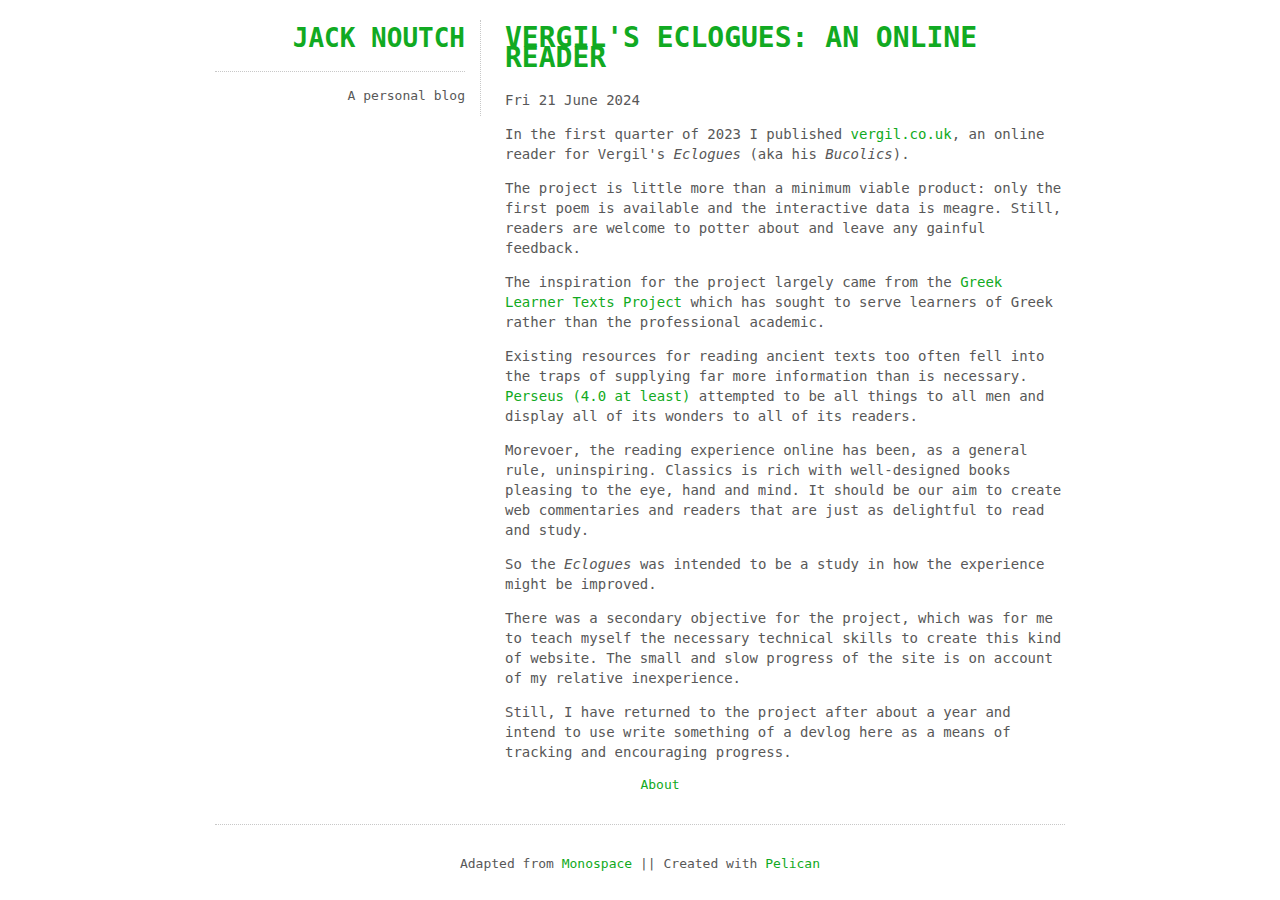
<file: index.html>
<!DOCTYPE html>
<html lang="en">
<head>
        <title>Jack Noutch</title>
        <meta charset="utf-8" />
        <link rel="stylesheet" href="./theme/css/main.css" type="text/css" />
        <link href="./" type="application/atom+xml" rel="alternate" title="Jack Noutch ATOM Feed" />

        <!--[if IE]>
                <script src="http://html5shiv.googlecode.com/svn/trunk/html5.js"></script><![endif]-->

        <!--[if lte IE 7]>
                <link rel="stylesheet" type="text/css" media="all" href="./css/ie.css"/>
                <script src="./js/IE8.js" type="text/javascript"></script><![endif]-->

        <!--[if lt IE 7]>
                <link rel="stylesheet" type="text/css" media="all" href="./css/ie6.css"/><![endif]-->

</head>

<body>
	<div id="wrap" style="width:850px">
	    <div id="container" style="width:560px">


            <div class="entry">
        
        

            <header>
            <h1><a href="." id="site-title">  </a>  <a href="./vergils-eclogues-an-online-reader.html" id="page-title">Vergil's Eclogues: an online reader</a></h1>
<time datetime="2024-06-21T13:00:00+01:00">Fri 21 June 2024</time>            </header>

            <article>
                <p>In the first quarter of 2023 I published <a href="https://vergil.co.uk">vergil.co.uk</a>, an online reader for Vergil's <em>Eclogues</em> (aka his <em>Bucolics</em>).</p>
<p>The project is little more than a minimum viable product: only the first poem is available and the interactive data is meagre. Still, readers are welcome to potter about and leave any gainful feedback.</p>
<p>The inspiration for the project largely came from the <a href="https://greek-learner-texts.org/">Greek Learner Texts Project</a> which has sought to serve learners of Greek rather than the professional academic.</p>
<p>Existing resources for reading ancient texts too often fell into the traps of supplying far more information than is necessary. <a href="https://www.perseus.tufts.edu/hopper/text?doc=Perseus%3atext%3a1999.02.0056">Perseus (4.0 at least)</a> attempted to be all things to all men and display all of its wonders to all of its readers.</p>
<p>Morevoer, the reading experience online has been, as a general rule, uninspiring. Classics is rich with well-designed books pleasing to the eye, hand and mind. It should be our aim to create web commentaries and readers that are just as delightful to read and study.</p>
<p>So the <em>Eclogues</em> was intended to be a study in how the experience might be improved.</p>
<p>There was a secondary objective for the project, which was for me to teach myself the necessary technical skills to create this kind of website. The small and slow progress of the site is on account of my relative inexperience.</p>
<p>Still, I have returned to the project after about a year and intend to use write something of a devlog here as a means of tracking and encouraging progress.</p>            </article>
            </div>
        </div>


        <div id="sidebar">
            <h1><a href=". " title="title">Jack Noutch</a></h1>
            <span class="description">A personal blog </span>
            <!-- <span class="feed"><a href="">RSS</a> | <a href="">Atom</a></span> -->
        </div>

        <div id="footer">
            <nav>
                <ul>
                    <li><a href="./pages/about.html">About</a></li>
                </ul>
            </nav>

            <div id="credits">
                <span>Adapted from <a href="http://wordpress.org/themes/monospace">Monospace</a> || Created with <a href="">Pelican</a></span>
            </div>
                
        </div>


    </div>

</body>
</html>
</file>
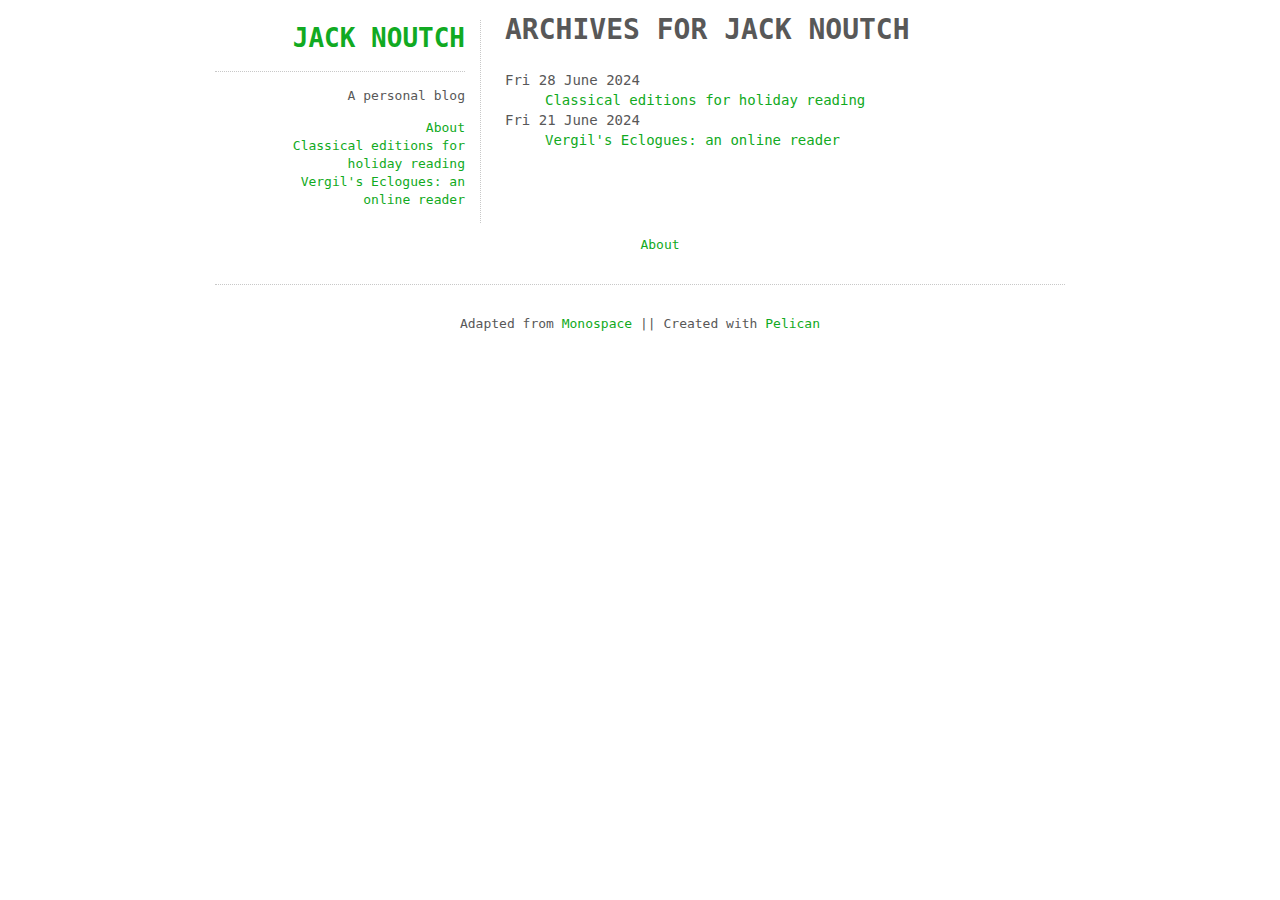
<file: archives.html>
<!DOCTYPE html>
<html lang="en">
<head>
        <title>Jack Noutch</title>
        <meta charset="utf-8" />
        <link rel="stylesheet" href="./theme/css/main.css" type="text/css" />
        <link href="./" type="application/atom+xml" rel="alternate" title="Jack Noutch ATOM Feed" />

        <!--[if IE]>
                <script src="http://html5shiv.googlecode.com/svn/trunk/html5.js"></script><![endif]-->

        <!--[if lte IE 7]>
                <link rel="stylesheet" type="text/css" media="all" href="./css/ie.css"/>
                <script src="./js/IE8.js" type="text/javascript"></script><![endif]-->

        <!--[if lt IE 7]>
                <link rel="stylesheet" type="text/css" media="all" href="./css/ie6.css"/><![endif]-->

</head>

<body>
	<div id="wrap" style="width:850px">
	    <div id="container" style="width:560px">


            <div class="entry">
<section id="content" class="body">
<h1>Archives for Jack Noutch</h1>

<dl>
    <dt>Fri 28 June 2024</dt>
    <dd><a href='./classical-editions-for-holiday-reading.html'>Classical editions for holiday reading</a></dd>
    <dt>Fri 21 June 2024</dt>
    <dd><a href='./vergils-eclogues-an-online-reader.html'>Vergil's Eclogues: an online reader</a></dd>
</dl>
</section>
            </div>
        </div>


        <div id="sidebar">
            <h1><a href=". " title="title">Jack Noutch</a></h1>
            <span class="description">A personal blog </span>
            <!-- <span class="feed"><a href="">RSS</a> | <a href="">Atom</a></span> -->
            <ul>
                <li><a href="./pages/about.html">About</a></li>
                <li><a href="./classical-editions-for-holiday-reading.html">Classical editions for holiday reading</a></li>
                <li><a href="./vergils-eclogues-an-online-reader.html">Vergil's Eclogues: an online reader</a></li>
            </ul>
        </div>

        <div id="footer">
            <nav>
                <ul>
                    <li><a href="./pages/about.html">About</a></li>
                </ul>
            </nav>

            <div id="credits">
                <span>Adapted from <a href="http://wordpress.org/themes/monospace">Monospace</a> || Created with <a href="">Pelican</a></span>
            </div>
                
        </div>


    </div>

</body>
</html>
</file>
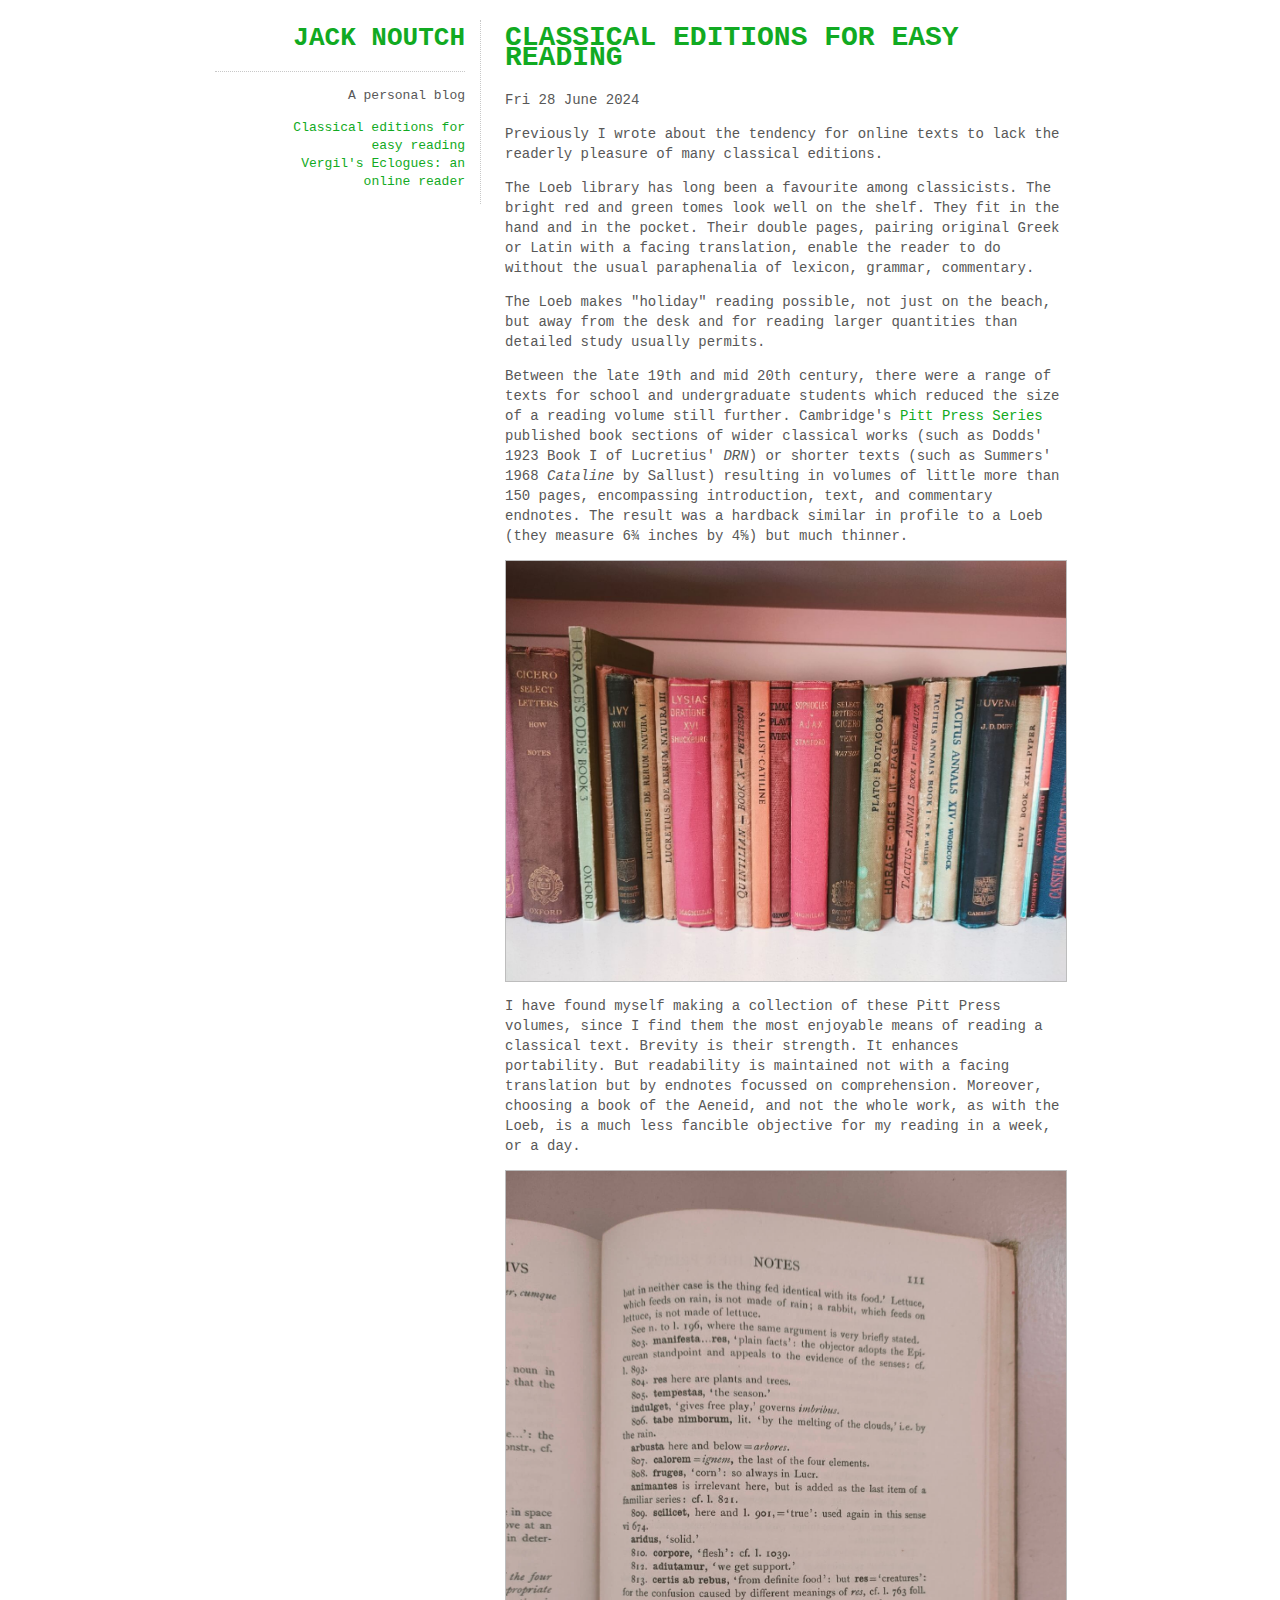
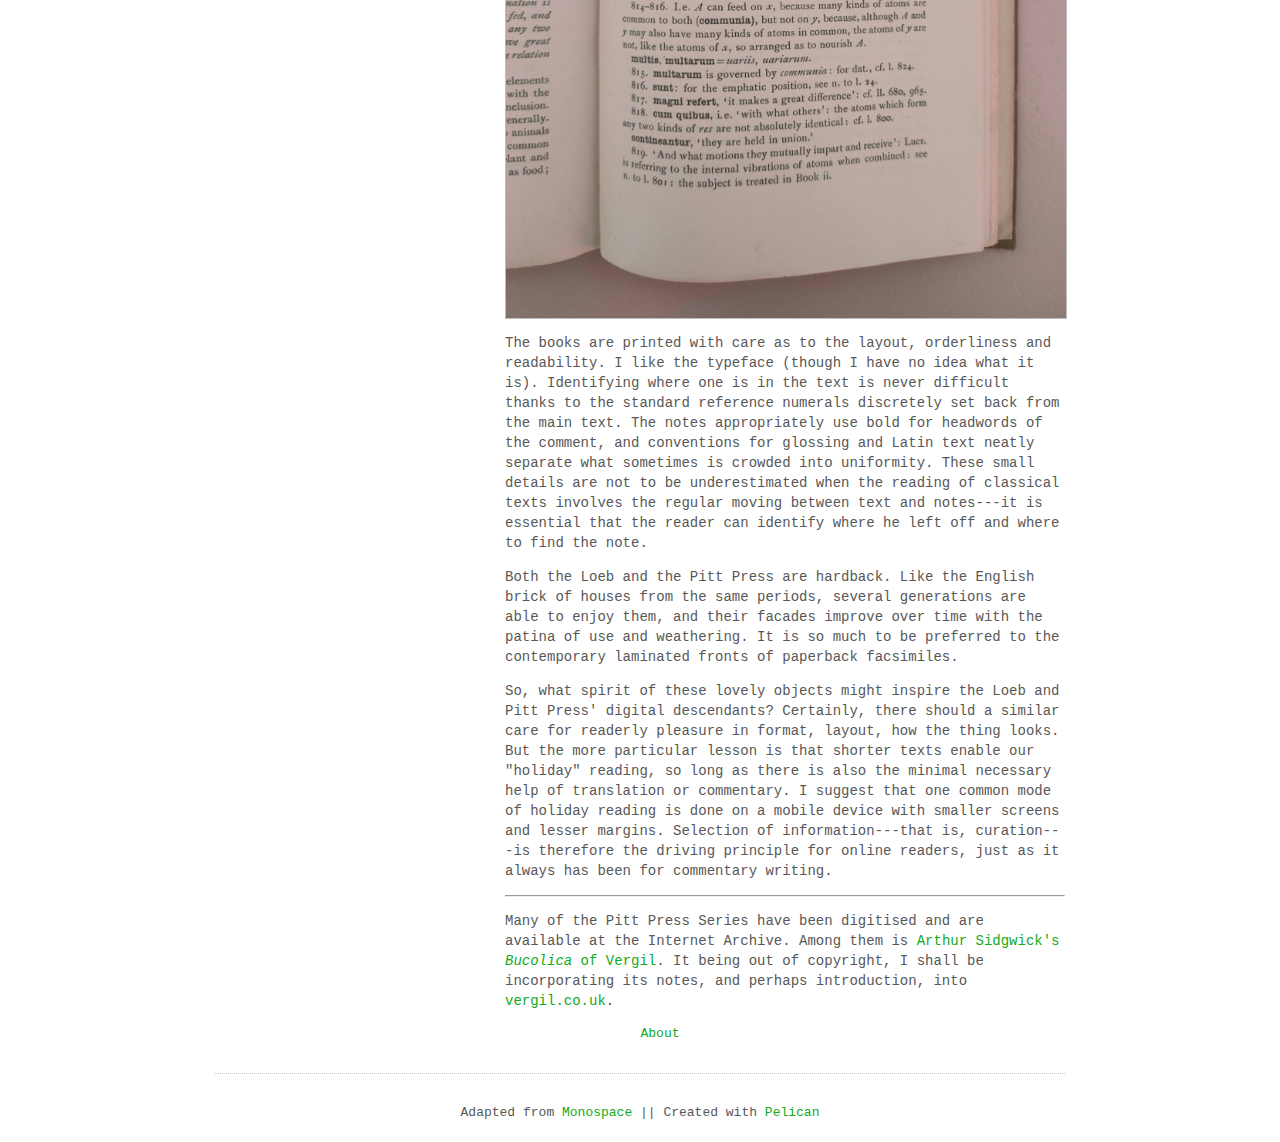
<file: classical-editions-for-easy-reading.html>
<!DOCTYPE html>
<html lang="en">
<head>
        <title>Jack Noutch : Classical editions for easy reading</title>
        <meta charset="utf-8" />
        <link rel="stylesheet" href="./theme/css/main.css" type="text/css" />
        <link href="./" type="application/atom+xml" rel="alternate" title="Jack Noutch ATOM Feed" />

        <!--[if IE]>
                <script src="http://html5shiv.googlecode.com/svn/trunk/html5.js"></script><![endif]-->

        <!--[if lte IE 7]>
                <link rel="stylesheet" type="text/css" media="all" href="./css/ie.css"/>
                <script src="./js/IE8.js" type="text/javascript"></script><![endif]-->

        <!--[if lt IE 7]>
                <link rel="stylesheet" type="text/css" media="all" href="./css/ie6.css"/><![endif]-->

</head>

<body>
	<div id="wrap" style="width:850px">
	    <div id="container" style="width:560px">


            <div class="entry">
        
<header>
<h1><a href="." id="site-title">  </a>         <a href="./classical-editions-for-easy-reading.html" id="page-title">Classical editions for easy reading</a></h1>
<time datetime="2024-06-28T13:00:00+01:00">Fri 28 June 2024</time></header>
<article>
    <p>Previously I wrote about the tendency for online texts to lack the readerly pleasure of many classical editions.</p>
<p>The Loeb library has long been a favourite among classicists. The bright red and green tomes look well on the shelf. They fit in the hand and in the pocket. Their double pages, pairing original Greek or Latin with a facing translation, enable the reader to do without the usual paraphenalia of lexicon, grammar, commentary.</p>
<p>The Loeb makes "holiday" reading possible, not just on the beach, but away from the desk and for reading larger quantities than detailed study usually permits.</p>
<p>Between the late 19th and mid 20th century, there were a range of texts for school and undergraduate students which reduced the size of a reading volume still further. Cambridge's <a href="https://www.publishinghistory.com/pitt-press-series-cambridge.html">Pitt Press Series</a> published book sections of wider classical works (such as Dodds' 1923 Book I of Lucretius' <em>DRN</em>) or shorter texts (such as Summers' 1968 <em>Cataline</em> by Sallust) resulting in volumes of little more than 150 pages, encompassing introduction, text, and commentary endnotes. The result was a hardback similar in profile to a Loeb (they measure 6¾ inches by 4⅝) but much thinner.</p>
<p><img src="./images/2024-06-08_loeb_pitt_press_readers/readers_on_shelf.jpg" 
     alt="Laptop computer"
     width="100%"></p>
<!-- ![A few of my small readers and commentaries in hardback on the shelf.]({attach}/images/2024-06-08_loeb_pitt_press_readers/readers_on_shelf.jpg) -->

<p>I have found myself making a collection of these Pitt Press volumes, since I find them the most enjoyable means of reading a classical text. Brevity is their strength. It enhances portability. But readability is maintained not with a facing translation but by endnotes focussed on comprehension. Moreover, choosing a book of the Aeneid, and not the whole work, as with the Loeb, is a much less fancible objective for my reading in a week, or a day.</p>
<p><img src="./images/2024-06-08_loeb_pitt_press_readers/pitt_press_notes.jpg" 
     alt="Laptop computer"
     width="100%"></p>
<!-- ![A page from the endnotes of a Pitt Press Series volume.]({attach}/images/2024-06-08_loeb_pitt_press_readers/pitt_press_notes.jpg) -->

<p>The books are printed with care as to the layout, orderliness and readability. I like the typeface (though I have no idea what it is). Identifying where one is in the text is never difficult thanks to the standard reference numerals discretely set back from the main text. The notes appropriately use bold for headwords of the comment, and conventions for glossing and Latin text neatly separate what sometimes is crowded into uniformity. These small details are not to be underestimated when the reading of classical texts involves the regular moving between text and notes---it is essential that the reader can identify where he left off and where to find the note.</p>
<p>Both the Loeb and the Pitt Press are hardback. Like the English brick of houses from the same periods, several generations are able to enjoy them, and their facades improve over time with the patina of use and weathering. It is so much to be preferred to the contemporary laminated fronts of paperback facsimiles.</p>
<p>So, what spirit of these lovely objects might inspire the Loeb and Pitt Press' digital descendants? Certainly, there should a similar care for readerly pleasure in format, layout, how the thing looks. But the more particular lesson is that shorter texts enable our "holiday" reading, so long as there is also the minimal necessary help of translation or commentary. I suggest that one common mode of holiday reading is done on a mobile device with smaller screens and lesser margins. Selection of information---that is, curation---is therefore the driving principle for online readers, just as it always has been for commentary writing.</p>
<hr>
<p>Many of the Pitt Press Series have been digitised and are available at the Internet Archive. Among them is <a href="https://archive.org/details/bucolicapittpres0000unse/">Arthur Sidgwick's <em>Bucolica</em> of Vergil</a>. It being out of copyright, I shall be incorporating its notes, and perhaps introduction, into <a href="https://www.vergil.co.uk">vergil.co.uk</a>.</p>
</article>
            </div>
        </div>


        <div id="sidebar">
            <h1><a href=". " title="title">Jack Noutch</a></h1>
            <span class="description">A personal blog </span>
            <!-- <span class="feed"><a href="">RSS</a> | <a href="">Atom</a></span> -->
            <ul>
                <li><a href="./classical-editions-for-easy-reading.html">Classical editions for easy reading</a></li>
                <li><a href="./vergils-eclogues-an-online-reader.html">Vergil's Eclogues: an online reader</a></li>
            </ul>
        </div>

        <div id="footer">
            <nav>
                <ul>
                    <li><a href="./pages/about.html">About</a></li>
                </ul>
            </nav>

            <div id="credits">
                <span>Adapted from <a href="http://wordpress.org/themes/monospace">Monospace</a> || Created with <a href="">Pelican</a></span>
            </div>
                
        </div>


    </div>

</body>
</html>
</file>
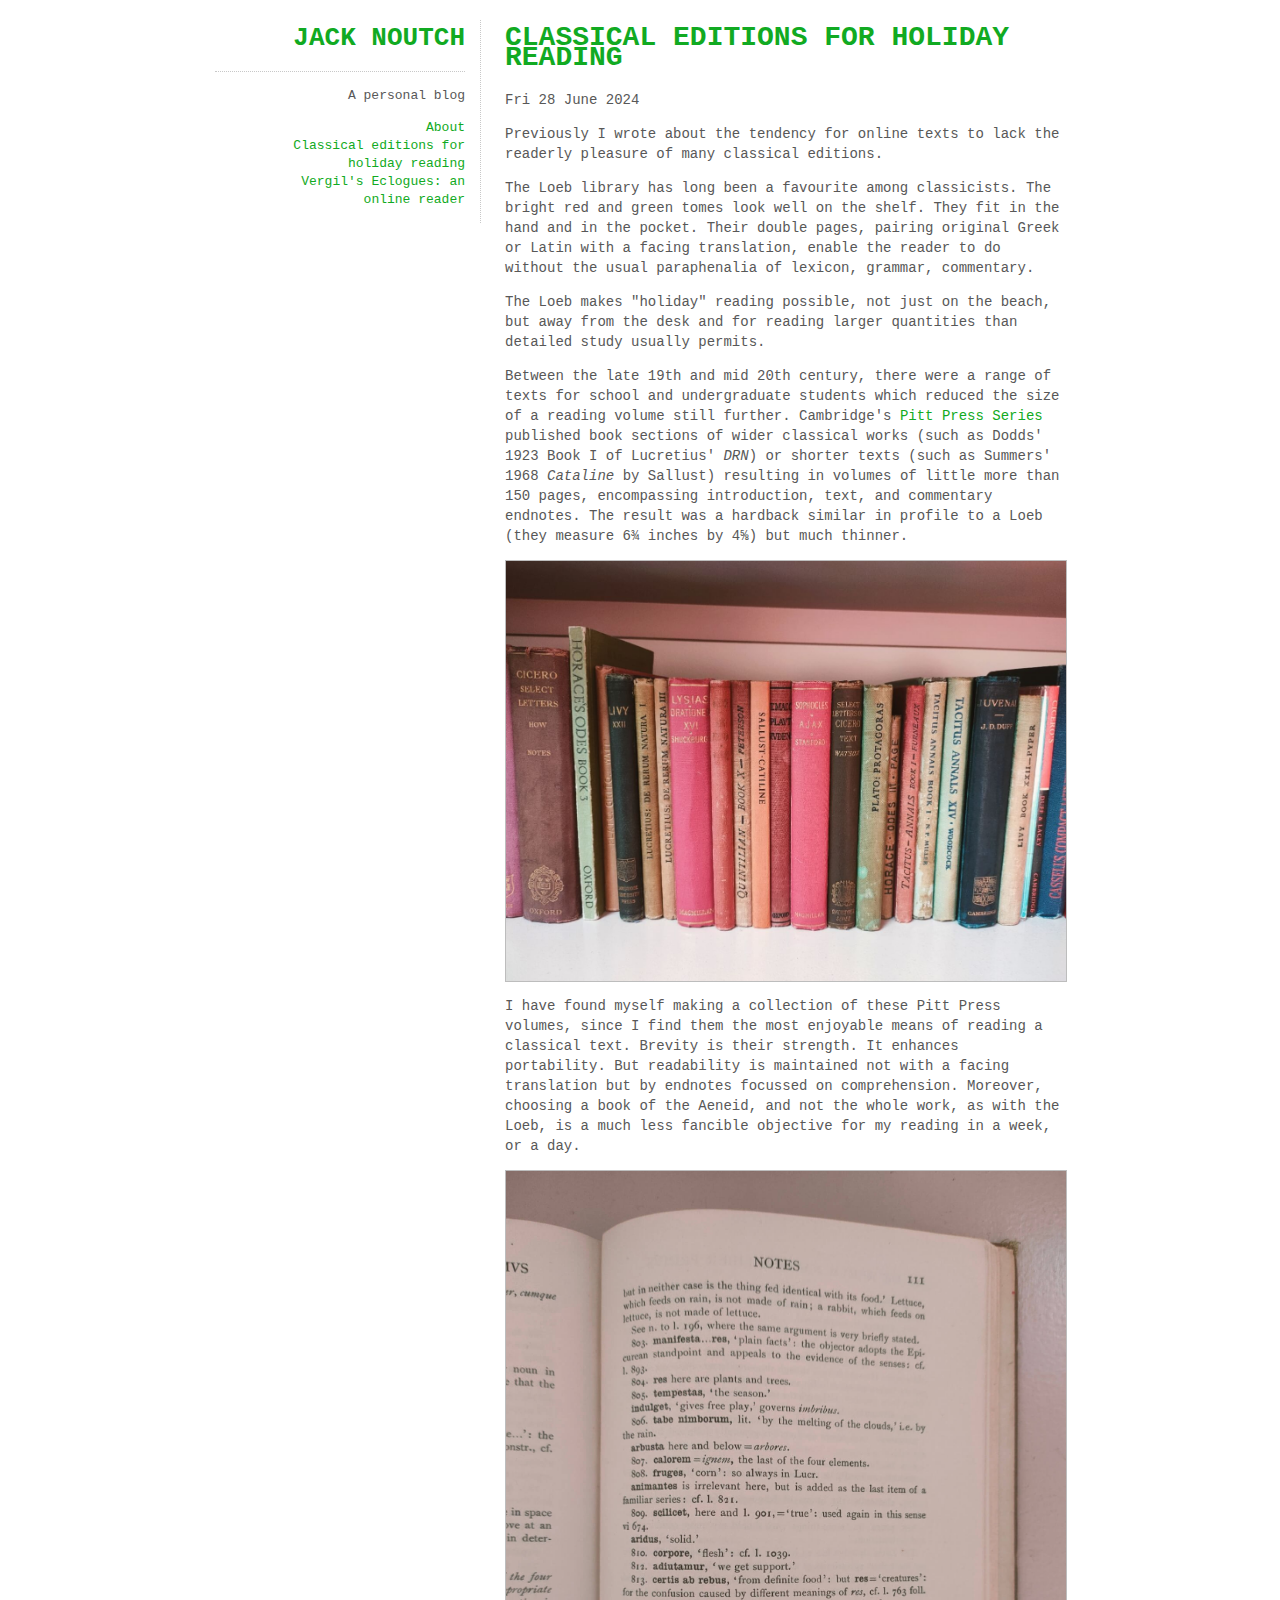
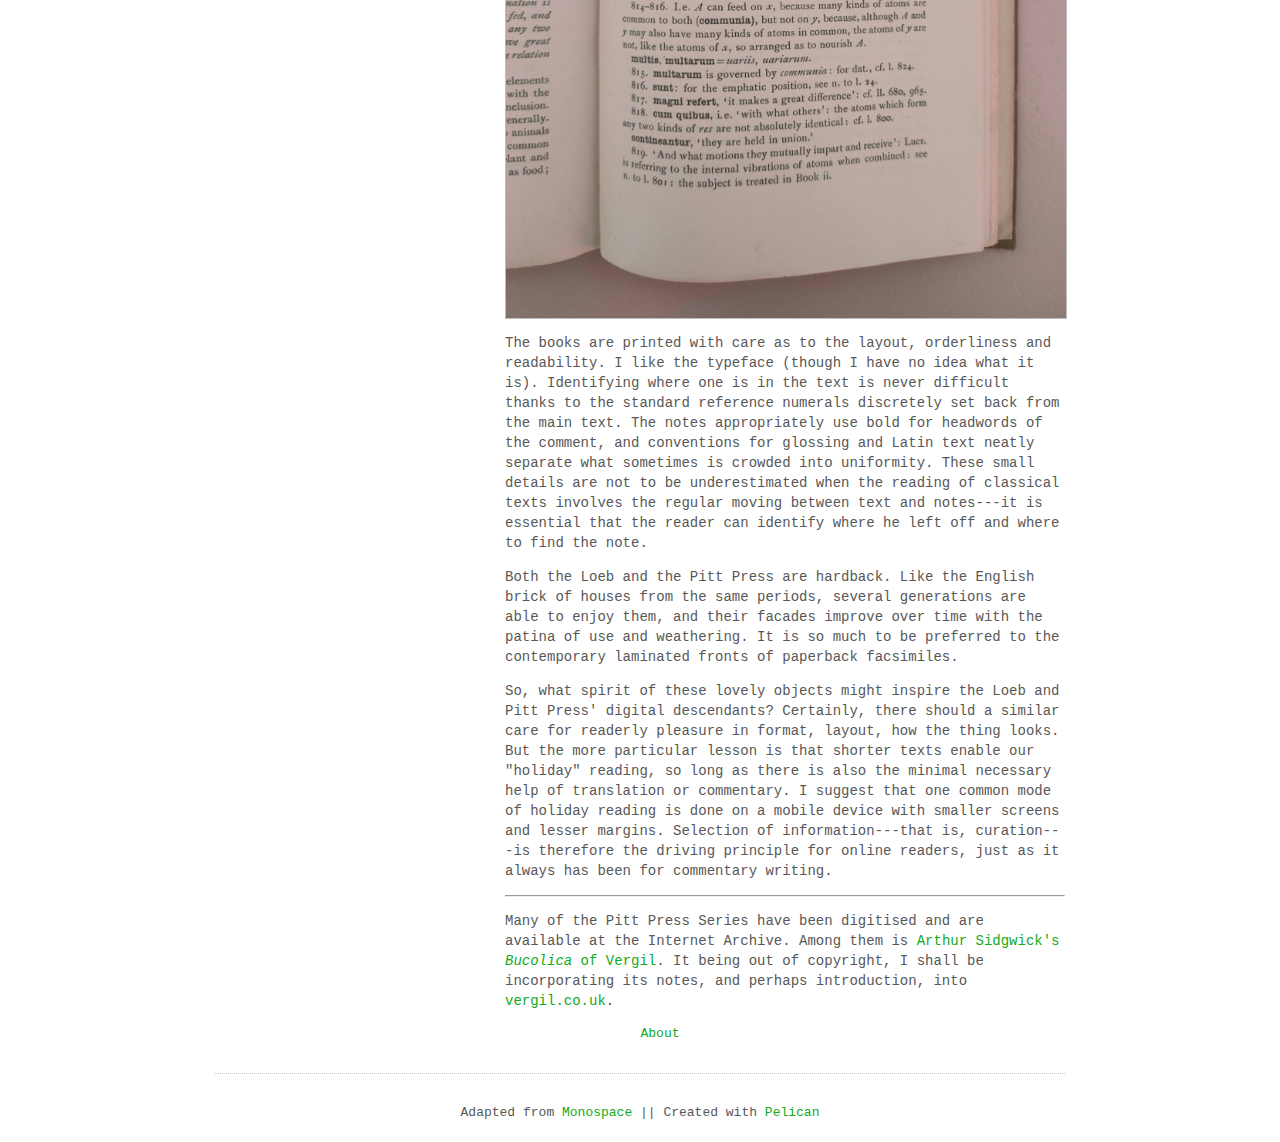
<file: classical-editions-for-holiday-reading.html>
<!DOCTYPE html>
<html lang="en">
<head>
        <title>Jack Noutch : Classical editions for holiday reading</title>
        <meta charset="utf-8" />
        <link rel="stylesheet" href="./theme/css/main.css" type="text/css" />
        <link href="./" type="application/atom+xml" rel="alternate" title="Jack Noutch ATOM Feed" />

        <!--[if IE]>
                <script src="http://html5shiv.googlecode.com/svn/trunk/html5.js"></script><![endif]-->

        <!--[if lte IE 7]>
                <link rel="stylesheet" type="text/css" media="all" href="./css/ie.css"/>
                <script src="./js/IE8.js" type="text/javascript"></script><![endif]-->

        <!--[if lt IE 7]>
                <link rel="stylesheet" type="text/css" media="all" href="./css/ie6.css"/><![endif]-->

</head>

<body>
	<div id="wrap" style="width:850px">
	    <div id="container" style="width:560px">


            <div class="entry">
        
<header>
<h1><a href="." id="site-title">  </a>         <a href="./classical-editions-for-holiday-reading.html" id="page-title">Classical editions for holiday reading</a></h1>
<time datetime="2024-06-28T13:00:00+01:00">Fri 28 June 2024</time></header>
<article>
    <p>Previously I wrote about the tendency for online texts to lack the readerly pleasure of many classical editions.</p>
<p>The Loeb library has long been a favourite among classicists. The bright red and green tomes look well on the shelf. They fit in the hand and in the pocket. Their double pages, pairing original Greek or Latin with a facing translation, enable the reader to do without the usual paraphenalia of lexicon, grammar, commentary.</p>
<p>The Loeb makes "holiday" reading possible, not just on the beach, but away from the desk and for reading larger quantities than detailed study usually permits.</p>
<p>Between the late 19th and mid 20th century, there were a range of texts for school and undergraduate students which reduced the size of a reading volume still further. Cambridge's <a href="https://www.publishinghistory.com/pitt-press-series-cambridge.html">Pitt Press Series</a> published book sections of wider classical works (such as Dodds' 1923 Book I of Lucretius' <em>DRN</em>) or shorter texts (such as Summers' 1968 <em>Cataline</em> by Sallust) resulting in volumes of little more than 150 pages, encompassing introduction, text, and commentary endnotes. The result was a hardback similar in profile to a Loeb (they measure 6¾ inches by 4⅝) but much thinner.</p>
<p><img src="./images/2024-06-08_loeb_pitt_press_readers/readers_on_shelf.jpg" 
     alt="Laptop computer"
     width="100%"></p>
<!-- ![A few of my small readers and commentaries in hardback on the shelf.]({attach}/images/2024-06-08_loeb_pitt_press_readers/readers_on_shelf.jpg) -->

<p>I have found myself making a collection of these Pitt Press volumes, since I find them the most enjoyable means of reading a classical text. Brevity is their strength. It enhances portability. But readability is maintained not with a facing translation but by endnotes focussed on comprehension. Moreover, choosing a book of the Aeneid, and not the whole work, as with the Loeb, is a much less fancible objective for my reading in a week, or a day.</p>
<p><img src="./images/2024-06-08_loeb_pitt_press_readers/pitt_press_notes.jpg" 
     alt="Laptop computer"
     width="100%"></p>
<!-- ![A page from the endnotes of a Pitt Press Series volume.]({attach}/images/2024-06-08_loeb_pitt_press_readers/pitt_press_notes.jpg) -->

<p>The books are printed with care as to the layout, orderliness and readability. I like the typeface (though I have no idea what it is). Identifying where one is in the text is never difficult thanks to the standard reference numerals discretely set back from the main text. The notes appropriately use bold for headwords of the comment, and conventions for glossing and Latin text neatly separate what sometimes is crowded into uniformity. These small details are not to be underestimated when the reading of classical texts involves the regular moving between text and notes---it is essential that the reader can identify where he left off and where to find the note.</p>
<p>Both the Loeb and the Pitt Press are hardback. Like the English brick of houses from the same periods, several generations are able to enjoy them, and their facades improve over time with the patina of use and weathering. It is so much to be preferred to the contemporary laminated fronts of paperback facsimiles.</p>
<p>So, what spirit of these lovely objects might inspire the Loeb and Pitt Press' digital descendants? Certainly, there should a similar care for readerly pleasure in format, layout, how the thing looks. But the more particular lesson is that shorter texts enable our "holiday" reading, so long as there is also the minimal necessary help of translation or commentary. I suggest that one common mode of holiday reading is done on a mobile device with smaller screens and lesser margins. Selection of information---that is, curation---is therefore the driving principle for online readers, just as it always has been for commentary writing.</p>
<hr>
<p>Many of the Pitt Press Series have been digitised and are available at the Internet Archive. Among them is <a href="https://archive.org/details/bucolicapittpres0000unse/">Arthur Sidgwick's <em>Bucolica</em> of Vergil</a>. It being out of copyright, I shall be incorporating its notes, and perhaps introduction, into <a href="https://www.vergil.co.uk">vergil.co.uk</a>.</p>
</article>
            </div>
        </div>


        <div id="sidebar">
            <h1><a href=". " title="title">Jack Noutch</a></h1>
            <span class="description">A personal blog </span>
            <!-- <span class="feed"><a href="">RSS</a> | <a href="">Atom</a></span> -->
            <ul>
                <li><a href="./pages/about.html">About</a></li>
                <li><a href="./classical-editions-for-holiday-reading.html">Classical editions for holiday reading</a></li>
                <li><a href="./vergils-eclogues-an-online-reader.html">Vergil's Eclogues: an online reader</a></li>
            </ul>
        </div>

        <div id="footer">
            <nav>
                <ul>
                    <li><a href="./pages/about.html">About</a></li>
                </ul>
            </nav>

            <div id="credits">
                <span>Adapted from <a href="http://wordpress.org/themes/monospace">Monospace</a> || Created with <a href="">Pelican</a></span>
            </div>
                
        </div>


    </div>

</body>
</html>
</file>
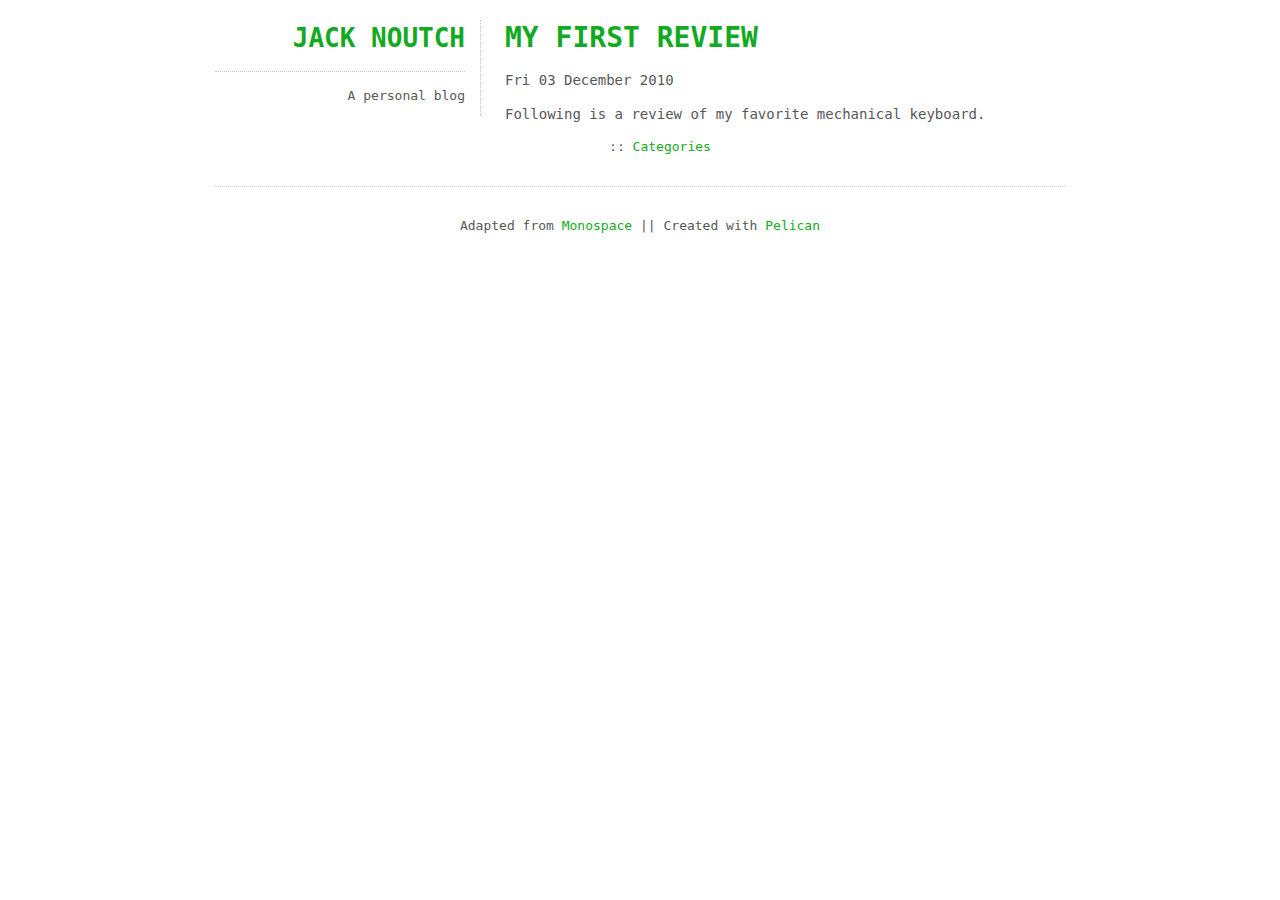
<file: my-first-review.html>
<!DOCTYPE html>
<html lang="en">
<head>
        <title>Jack Noutch : My First Review</title>
        <meta charset="utf-8" />
        <link rel="stylesheet" href="./theme/css/main.css" type="text/css" />
        <link href="./" type="application/atom+xml" rel="alternate" title="Jack Noutch ATOM Feed" />

        <!--[if IE]>
                <script src="http://html5shiv.googlecode.com/svn/trunk/html5.js"></script><![endif]-->

        <!--[if lte IE 7]>
                <link rel="stylesheet" type="text/css" media="all" href="./css/ie.css"/>
                <script src="./js/IE8.js" type="text/javascript"></script><![endif]-->

        <!--[if lt IE 7]>
                <link rel="stylesheet" type="text/css" media="all" href="./css/ie6.css"/><![endif]-->

</head>

<body>
	<div id="wrap" style="width:850px">
	    <div id="container" style="width:560px">


            <div class="entry">
        
<header>
<h1><a href="." id="site-title">  </a>         <a href="./my-first-review.html" id="page-title">My First Review</a></h1>
<time datetime="2010-12-03T10:20:00+00:00">Fri 03 December 2010</time></header>
<article>
    <p>Following is a review of my favorite mechanical keyboard.</p>
</article>
            </div>
        </div>


        <div id="sidebar">
            <h1><a href=". " title="title">Jack Noutch</a></h1>
            <span class="description">A personal blog </span>
            <!-- <span class="feed"><a href="">RSS</a> | <a href="">Atom</a></span> -->
        </div>

        <div id="footer">
            <nav>
                <ul>
                    <li>:: <a href="./categories.html">Categories</a></li>
                </ul>
            </nav>

            <div id="credits">
                <span>Adapted from <a href="http://wordpress.org/themes/monospace">Monospace</a> || Created with <a href="">Pelican</a></span>
            </div>
                
        </div>


    </div>

</body>
</html>
</file>
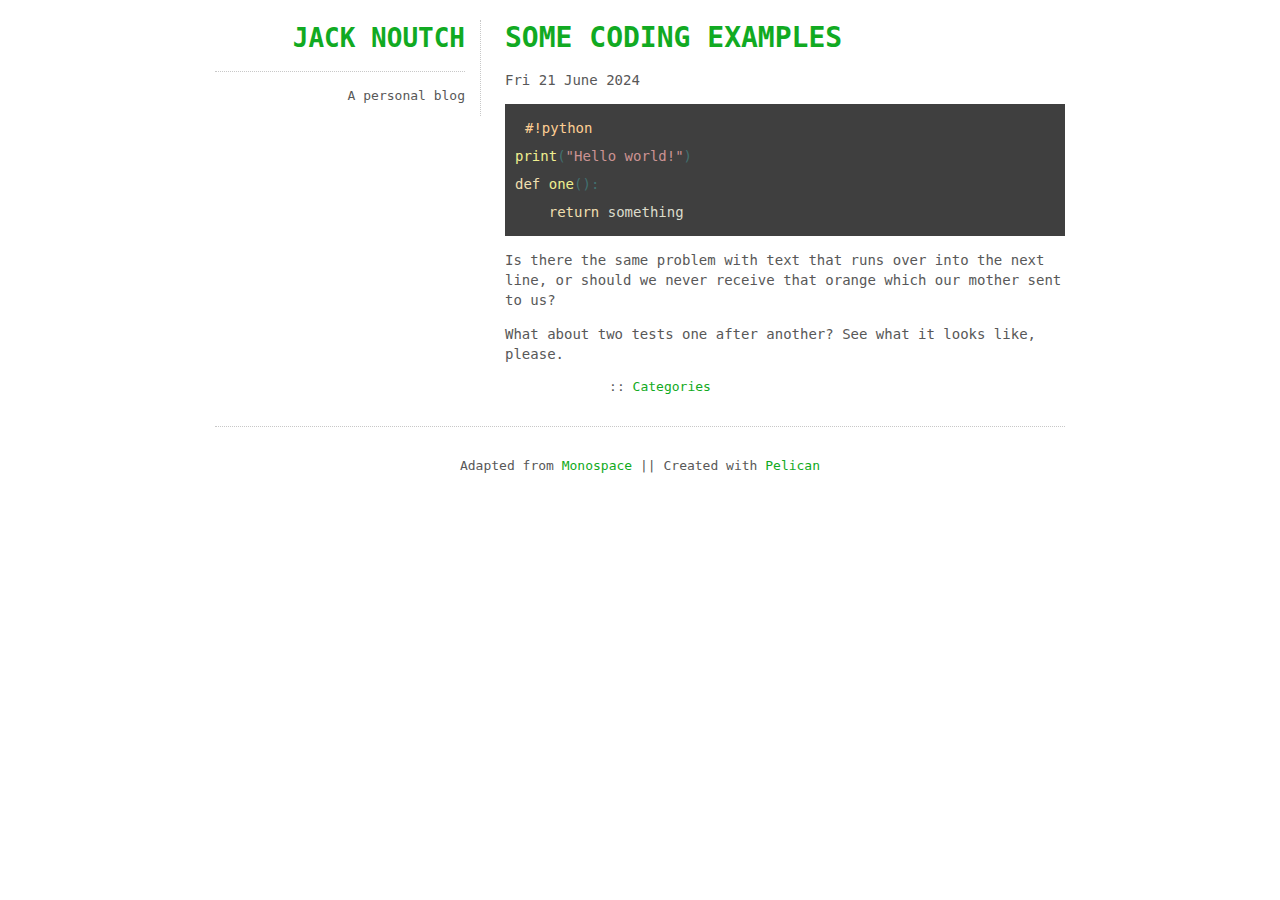
<file: some-coding-examples.html>
<!DOCTYPE html>
<html lang="en">
<head>
        <title>Jack Noutch : Some coding examples</title>
        <meta charset="utf-8" />
        <link rel="stylesheet" href="./theme/css/main.css" type="text/css" />
        <link href="./" type="application/atom+xml" rel="alternate" title="Jack Noutch ATOM Feed" />

        <!--[if IE]>
                <script src="http://html5shiv.googlecode.com/svn/trunk/html5.js"></script><![endif]-->

        <!--[if lte IE 7]>
                <link rel="stylesheet" type="text/css" media="all" href="./css/ie.css"/>
                <script src="./js/IE8.js" type="text/javascript"></script><![endif]-->

        <!--[if lt IE 7]>
                <link rel="stylesheet" type="text/css" media="all" href="./css/ie6.css"/><![endif]-->

</head>

<body>
	<div id="wrap" style="width:850px">
	    <div id="container" style="width:560px">


            <div class="entry">
        
<header>
<h1><a href="." id="site-title">  </a>         <a href="./some-coding-examples.html" id="page-title">Some coding examples</a></h1>
<time datetime="2024-06-21T11:35:00+01:00">Fri 21 June 2024</time></header>
<article>
    <div class="highlight"><pre><span></span><code><span class="ch">#!python</span>
<span class="nb">print</span><span class="p">(</span><span class="s2">&quot;Hello world!&quot;</span><span class="p">)</span>
<span class="k">def</span> <span class="nf">one</span><span class="p">():</span>
    <span class="k">return</span> <span class="n">something</span>
</code></pre></div>

<p>Is there the same problem with text that runs over into the next line, or should we never receive that orange which our mother sent to us?</p>
<p>What about two tests one after another?
See what it looks like, please.</p>
</article>
            </div>
        </div>


        <div id="sidebar">
            <h1><a href=". " title="title">Jack Noutch</a></h1>
            <span class="description">A personal blog </span>
            <!-- <span class="feed"><a href="">RSS</a> | <a href="">Atom</a></span> -->
        </div>

        <div id="footer">
            <nav>
                <ul>
                    <li>:: <a href="./categories.html">Categories</a></li>
                </ul>
            </nav>

            <div id="credits">
                <span>Adapted from <a href="http://wordpress.org/themes/monospace">Monospace</a> || Created with <a href="">Pelican</a></span>
            </div>
                
        </div>


    </div>

</body>
</html>
</file>
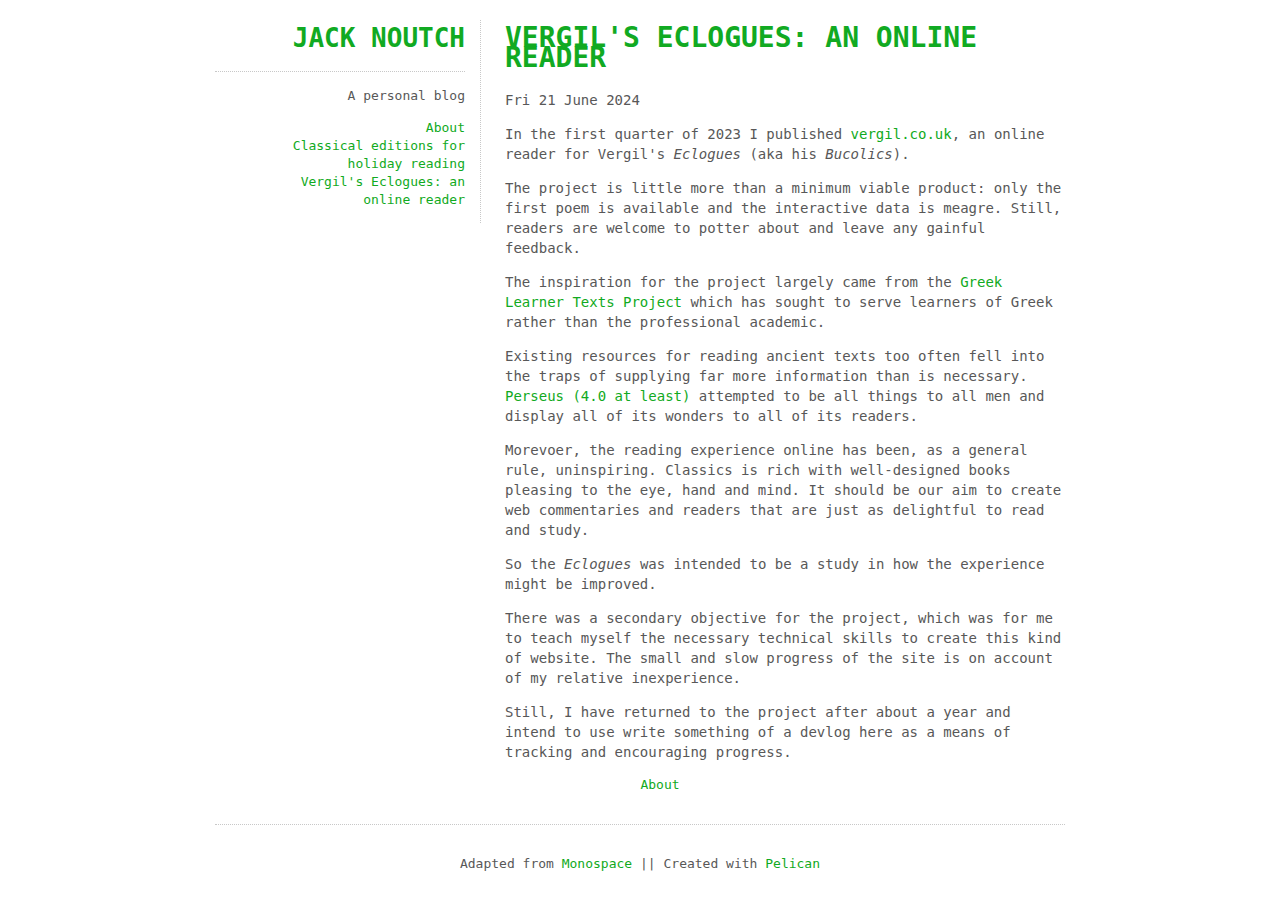
<file: vergils-eclogues-an-online-reader.html>
<!DOCTYPE html>
<html lang="en">
<head>
        <title>Jack Noutch : Vergil's Eclogues: an online reader</title>
        <meta charset="utf-8" />
        <link rel="stylesheet" href="./theme/css/main.css" type="text/css" />
        <link href="./" type="application/atom+xml" rel="alternate" title="Jack Noutch ATOM Feed" />

        <!--[if IE]>
                <script src="http://html5shiv.googlecode.com/svn/trunk/html5.js"></script><![endif]-->

        <!--[if lte IE 7]>
                <link rel="stylesheet" type="text/css" media="all" href="./css/ie.css"/>
                <script src="./js/IE8.js" type="text/javascript"></script><![endif]-->

        <!--[if lt IE 7]>
                <link rel="stylesheet" type="text/css" media="all" href="./css/ie6.css"/><![endif]-->

</head>

<body>
	<div id="wrap" style="width:850px">
	    <div id="container" style="width:560px">


            <div class="entry">
        
<header>
<h1><a href="." id="site-title">  </a>         <a href="./vergils-eclogues-an-online-reader.html" id="page-title">Vergil's Eclogues: an online reader</a></h1>
<time datetime="2024-06-21T13:00:00+01:00">Fri 21 June 2024</time></header>
<article>
    <p>In the first quarter of 2023 I published <a href="https://vergil.co.uk">vergil.co.uk</a>, an online reader for Vergil's <em>Eclogues</em> (aka his <em>Bucolics</em>).</p>
<p>The project is little more than a minimum viable product: only the first poem is available and the interactive data is meagre. Still, readers are welcome to potter about and leave any gainful feedback.</p>
<p>The inspiration for the project largely came from the <a href="https://greek-learner-texts.org/">Greek Learner Texts Project</a> which has sought to serve learners of Greek rather than the professional academic.</p>
<p>Existing resources for reading ancient texts too often fell into the traps of supplying far more information than is necessary. <a href="https://www.perseus.tufts.edu/hopper/text?doc=Perseus%3atext%3a1999.02.0056">Perseus (4.0 at least)</a> attempted to be all things to all men and display all of its wonders to all of its readers.</p>
<p>Morevoer, the reading experience online has been, as a general rule, uninspiring. Classics is rich with well-designed books pleasing to the eye, hand and mind. It should be our aim to create web commentaries and readers that are just as delightful to read and study.</p>
<p>So the <em>Eclogues</em> was intended to be a study in how the experience might be improved.</p>
<p>There was a secondary objective for the project, which was for me to teach myself the necessary technical skills to create this kind of website. The small and slow progress of the site is on account of my relative inexperience.</p>
<p>Still, I have returned to the project after about a year and intend to use write something of a devlog here as a means of tracking and encouraging progress.</p>
</article>
            </div>
        </div>


        <div id="sidebar">
            <h1><a href=". " title="title">Jack Noutch</a></h1>
            <span class="description">A personal blog </span>
            <!-- <span class="feed"><a href="">RSS</a> | <a href="">Atom</a></span> -->
            <ul>
                <li><a href="./pages/about.html">About</a></li>
                <li><a href="./classical-editions-for-holiday-reading.html">Classical editions for holiday reading</a></li>
                <li><a href="./vergils-eclogues-an-online-reader.html">Vergil's Eclogues: an online reader</a></li>
            </ul>
        </div>

        <div id="footer">
            <nav>
                <ul>
                    <li><a href="./pages/about.html">About</a></li>
                </ul>
            </nav>

            <div id="credits">
                <span>Adapted from <a href="http://wordpress.org/themes/monospace">Monospace</a> || Created with <a href="">Pelican</a></span>
            </div>
                
        </div>


    </div>

</body>
</html>
</file>
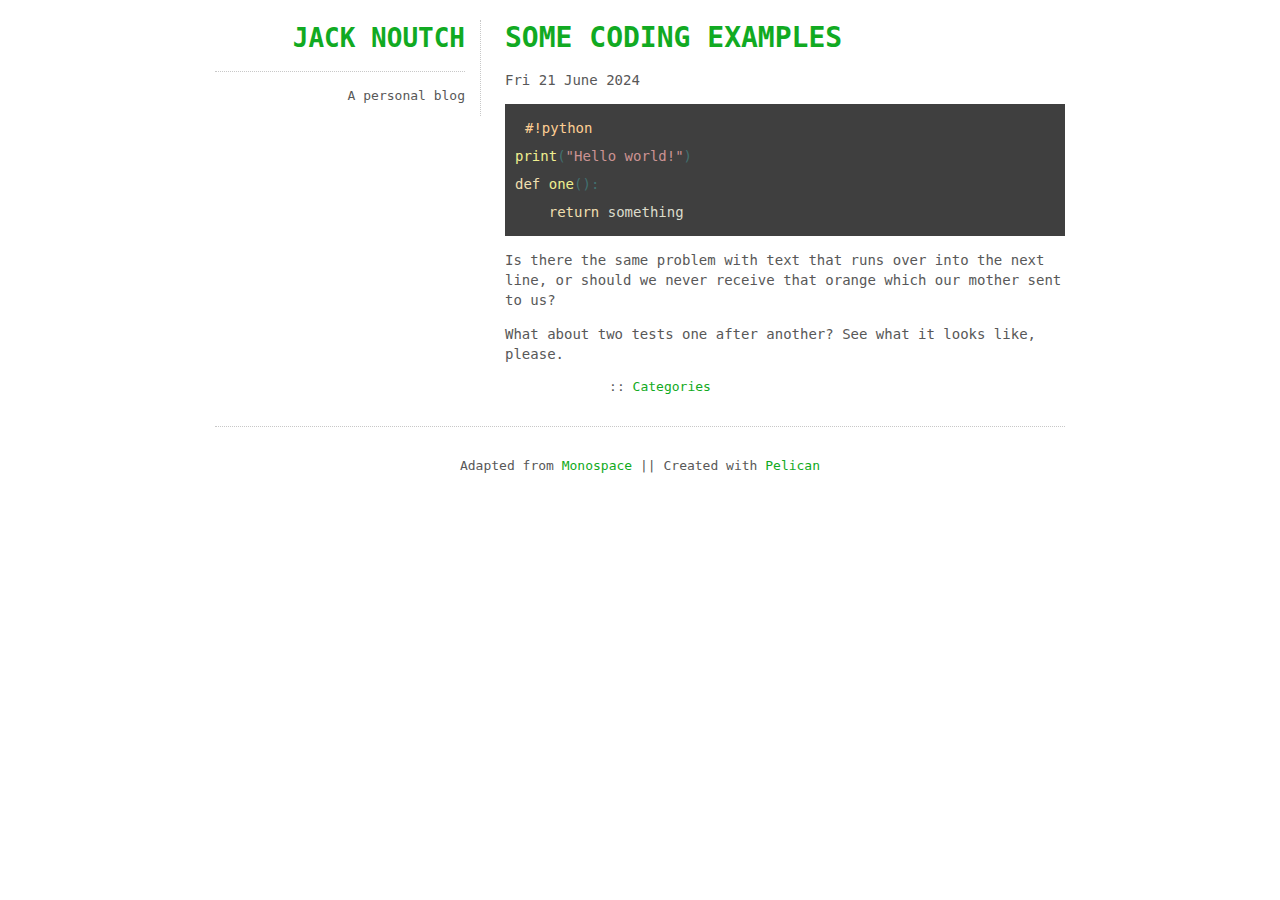
<file: category/code.html>
<!DOCTYPE html>
<html lang="en">
<head>
        <title>Jack Noutch - Code</title>
        <meta charset="utf-8" />
        <link rel="stylesheet" href="../theme/css/main.css" type="text/css" />
        <link href="../" type="application/atom+xml" rel="alternate" title="Jack Noutch ATOM Feed" />

        <!--[if IE]>
                <script src="http://html5shiv.googlecode.com/svn/trunk/html5.js"></script><![endif]-->

        <!--[if lte IE 7]>
                <link rel="stylesheet" type="text/css" media="all" href="../css/ie.css"/>
                <script src="../js/IE8.js" type="text/javascript"></script><![endif]-->

        <!--[if lt IE 7]>
                <link rel="stylesheet" type="text/css" media="all" href="../css/ie6.css"/><![endif]-->

</head>

<body>
	<div id="wrap" style="width:850px">
	    <div id="container" style="width:560px">


            <div class="entry">
        
        

            <header>
            <h1><a href=".." id="site-title">  </a>  <a href="../some-coding-examples.html" id="page-title">Some coding examples</a></h1>
<time datetime="2024-06-21T11:35:00+01:00">Fri 21 June 2024</time>            </header>

            <article>
                <div class="highlight"><pre><span></span><code><span class="ch">#!python</span>
<span class="nb">print</span><span class="p">(</span><span class="s2">&quot;Hello world!&quot;</span><span class="p">)</span>
<span class="k">def</span> <span class="nf">one</span><span class="p">():</span>
    <span class="k">return</span> <span class="n">something</span>
</code></pre></div>

<p>Is there the same problem with text that runs over into the next line, or should we never receive that orange which our mother sent to us?</p>
<p>What about two tests one after another?
See what it looks like, please.</p>            </article>
            </div>
        </div>


        <div id="sidebar">
            <h1><a href=".. " title="title">Jack Noutch</a></h1>
            <span class="description">A personal blog </span>
            <!-- <span class="feed"><a href="">RSS</a> | <a href="">Atom</a></span> -->
        </div>

        <div id="footer">
            <nav>
                <ul>
                    <li>:: <a href="../categories.html">Categories</a></li>
                </ul>
            </nav>

            <div id="credits">
                <span>Adapted from <a href="http://wordpress.org/themes/monospace">Monospace</a> || Created with <a href="">Pelican</a></span>
            </div>
                
        </div>


    </div>

</body>
</html>
</file>
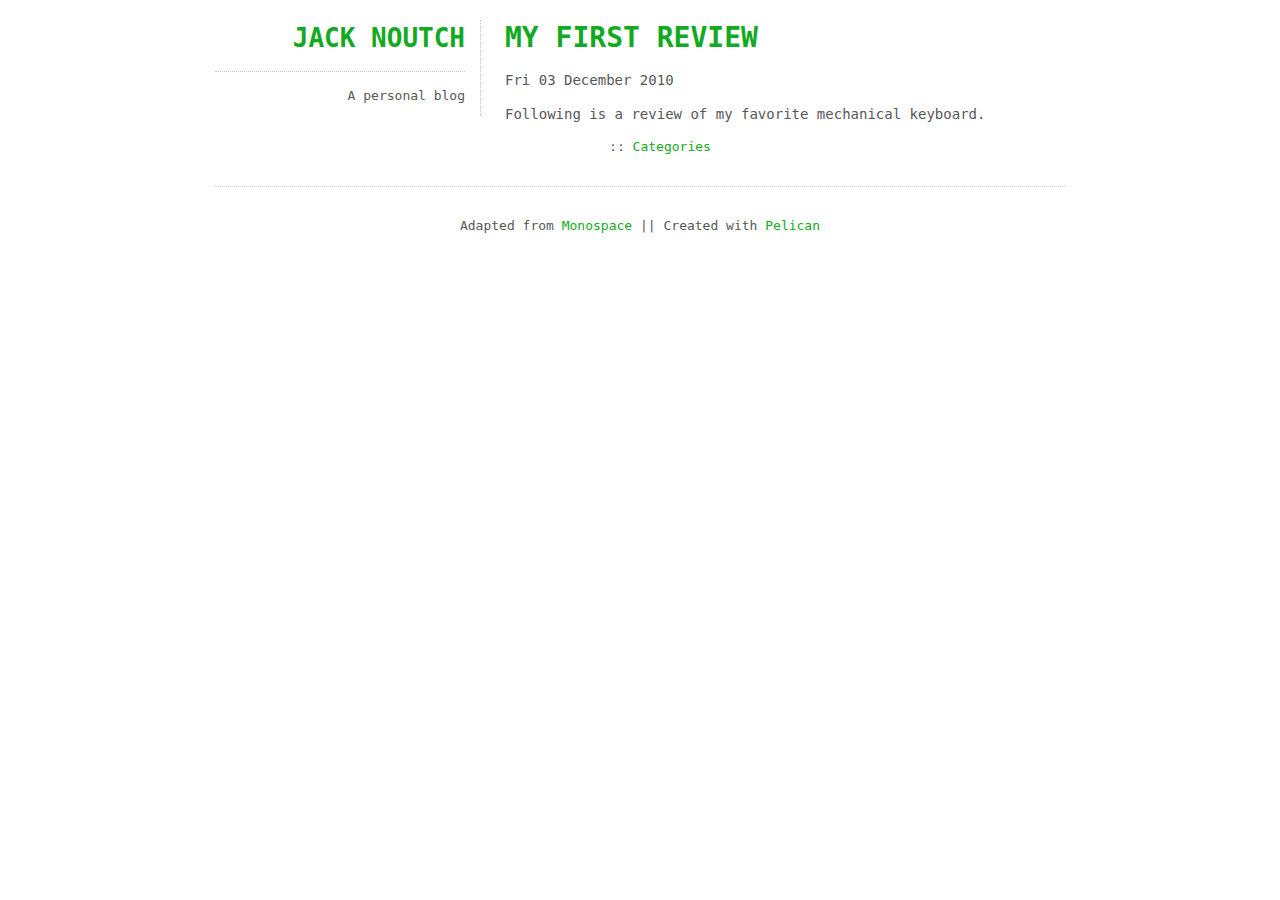
<file: category/review.html>
<!DOCTYPE html>
<html lang="en">
<head>
        <title>Jack Noutch - Review</title>
        <meta charset="utf-8" />
        <link rel="stylesheet" href="../theme/css/main.css" type="text/css" />
        <link href="../" type="application/atom+xml" rel="alternate" title="Jack Noutch ATOM Feed" />

        <!--[if IE]>
                <script src="http://html5shiv.googlecode.com/svn/trunk/html5.js"></script><![endif]-->

        <!--[if lte IE 7]>
                <link rel="stylesheet" type="text/css" media="all" href="../css/ie.css"/>
                <script src="../js/IE8.js" type="text/javascript"></script><![endif]-->

        <!--[if lt IE 7]>
                <link rel="stylesheet" type="text/css" media="all" href="../css/ie6.css"/><![endif]-->

</head>

<body>
	<div id="wrap" style="width:850px">
	    <div id="container" style="width:560px">


            <div class="entry">
        
        

            <header>
            <h1><a href=".." id="site-title">  </a>  <a href="../my-first-review.html" id="page-title">My First Review</a></h1>
<time datetime="2010-12-03T10:20:00+00:00">Fri 03 December 2010</time>            </header>

            <article>
                <p>Following is a review of my favorite mechanical keyboard.</p>            </article>
            </div>
        </div>


        <div id="sidebar">
            <h1><a href=".. " title="title">Jack Noutch</a></h1>
            <span class="description">A personal blog </span>
            <!-- <span class="feed"><a href="">RSS</a> | <a href="">Atom</a></span> -->
        </div>

        <div id="footer">
            <nav>
                <ul>
                    <li>:: <a href="../categories.html">Categories</a></li>
                </ul>
            </nav>

            <div id="credits">
                <span>Adapted from <a href="http://wordpress.org/themes/monospace">Monospace</a> || Created with <a href="">Pelican</a></span>
            </div>
                
        </div>


    </div>

</body>
</html>
</file>
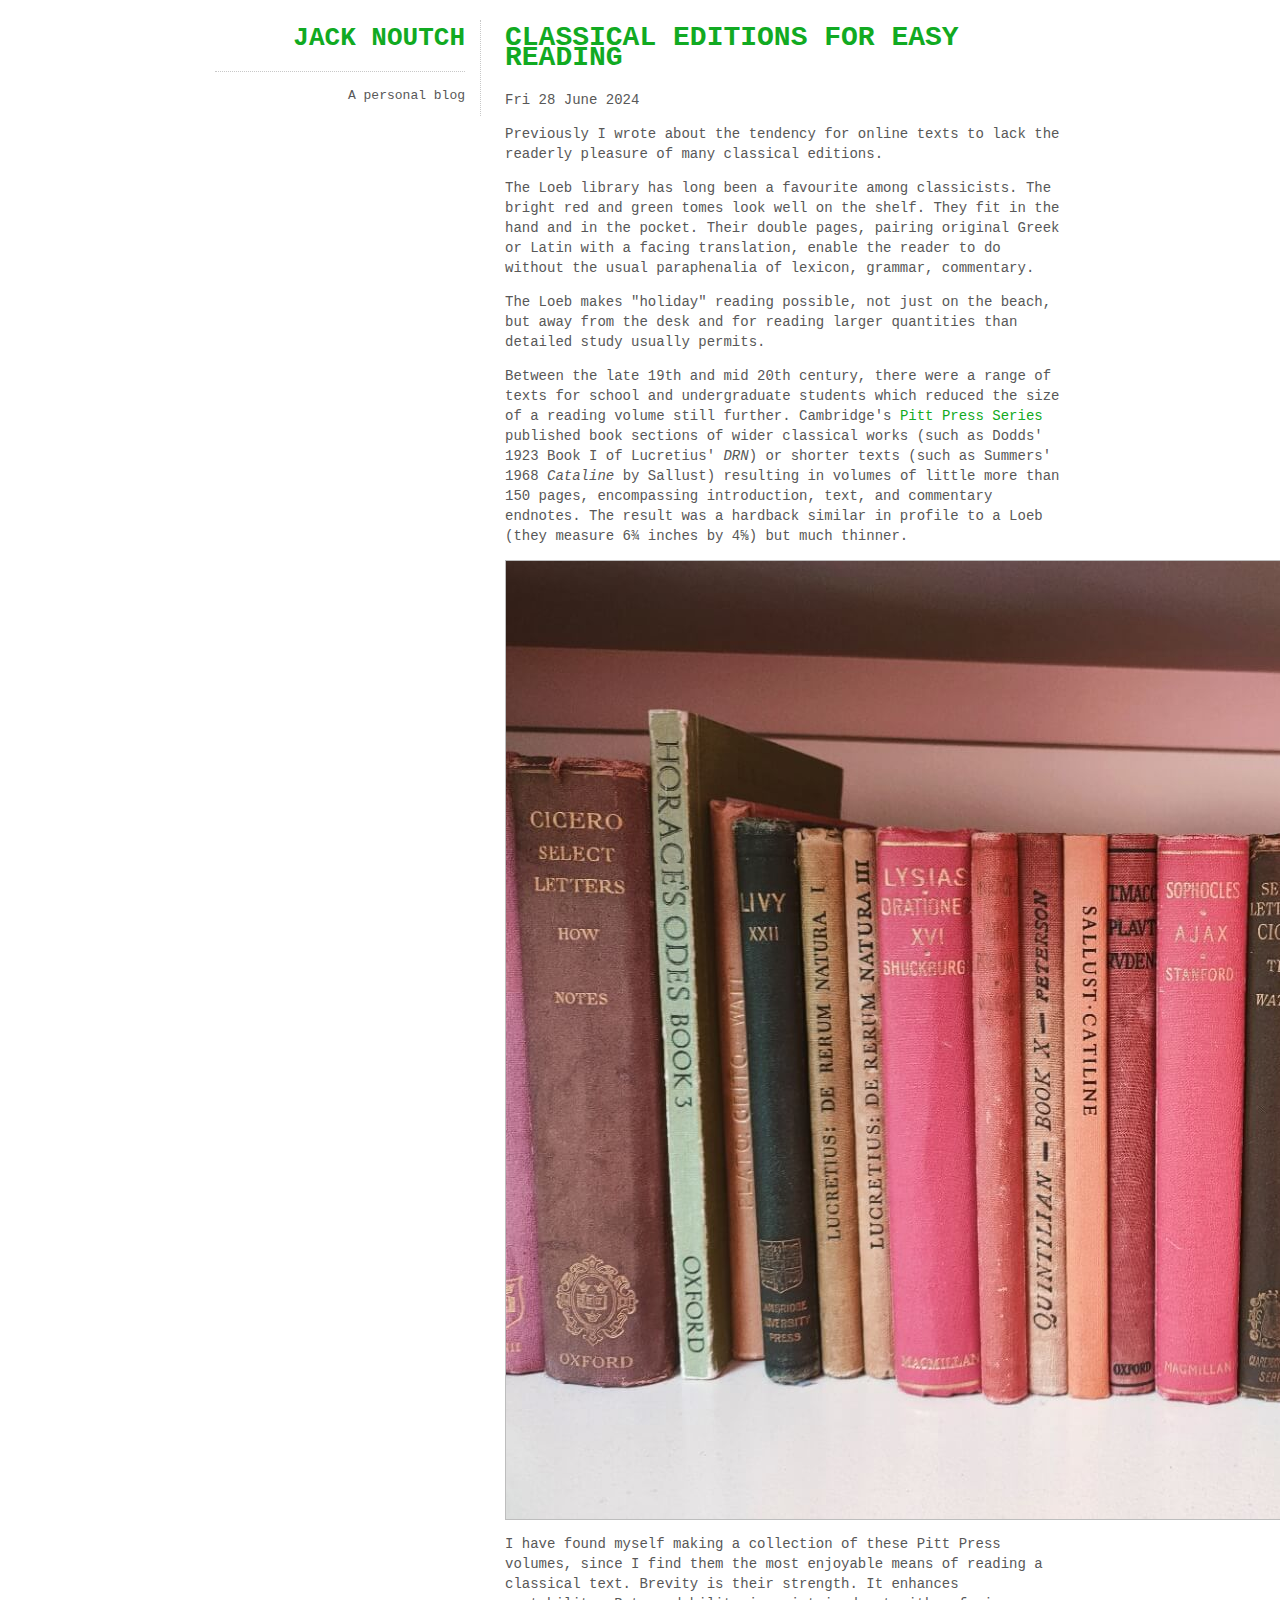
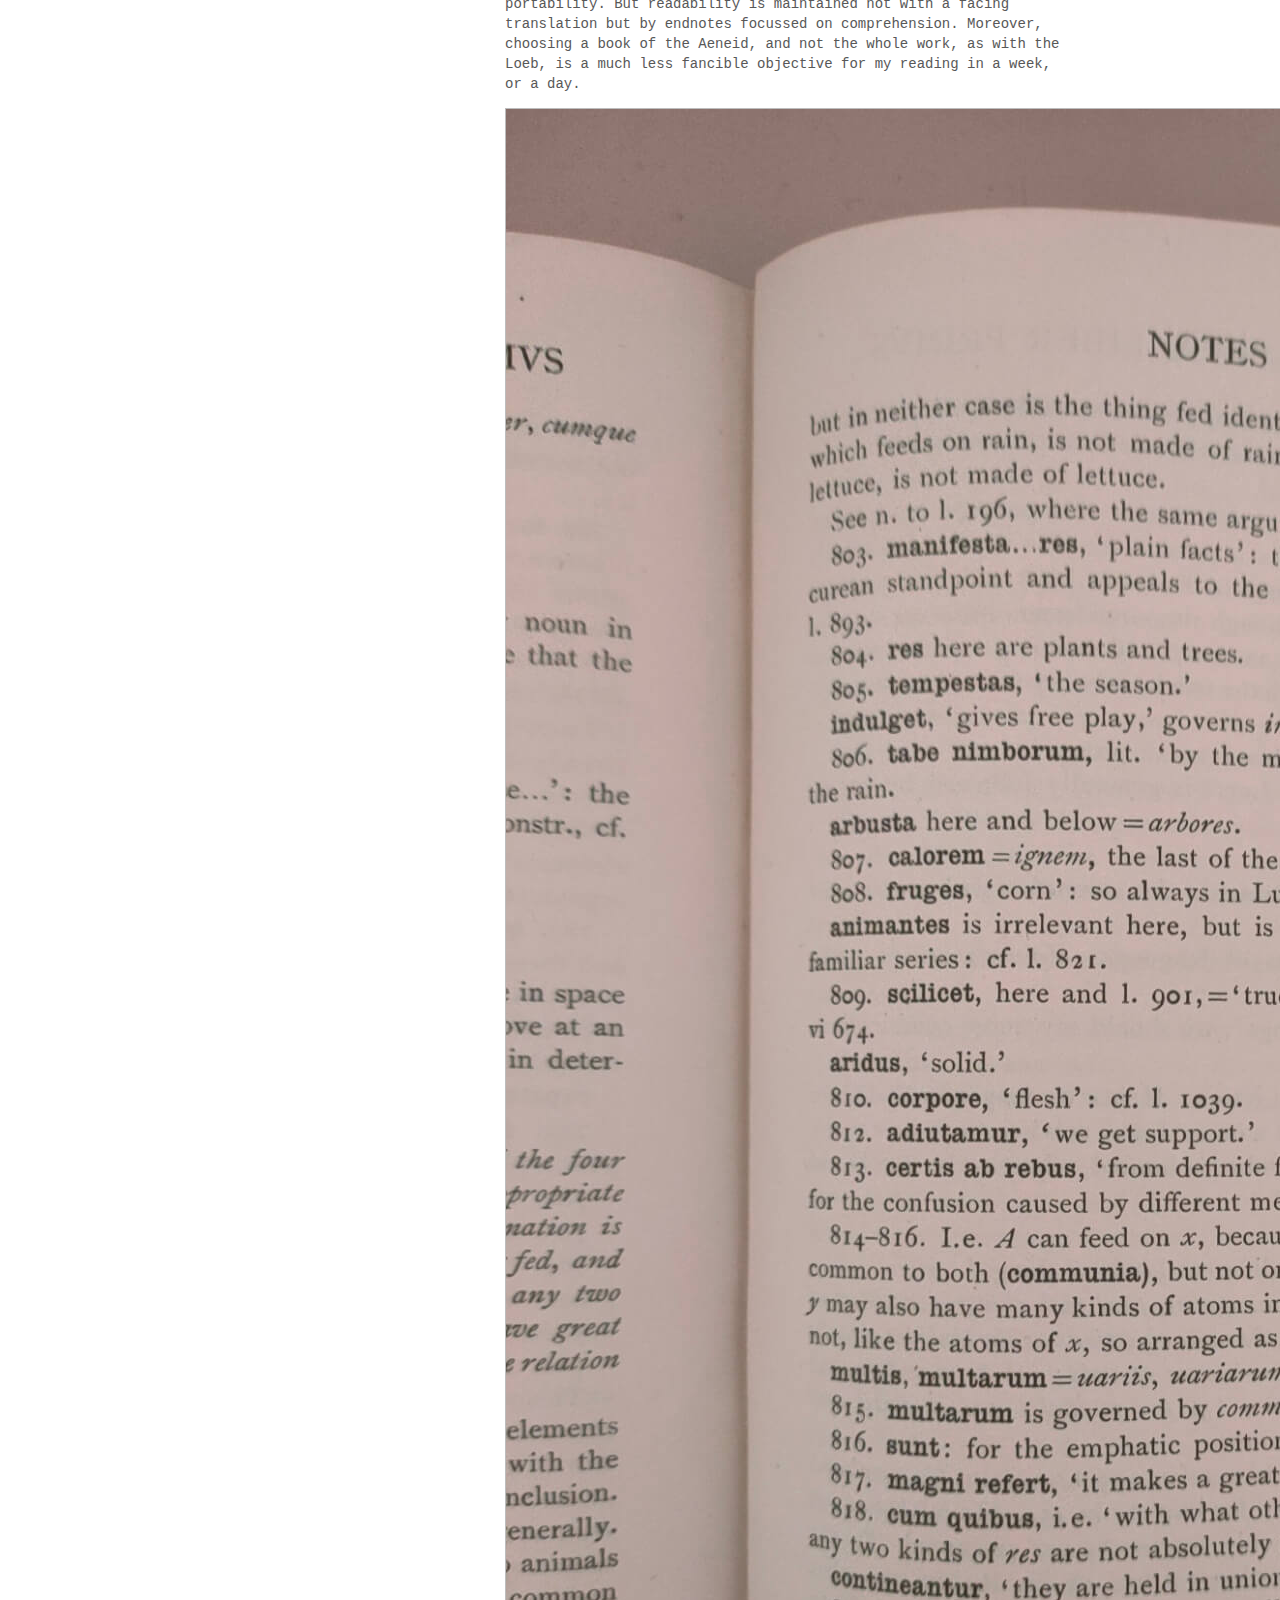
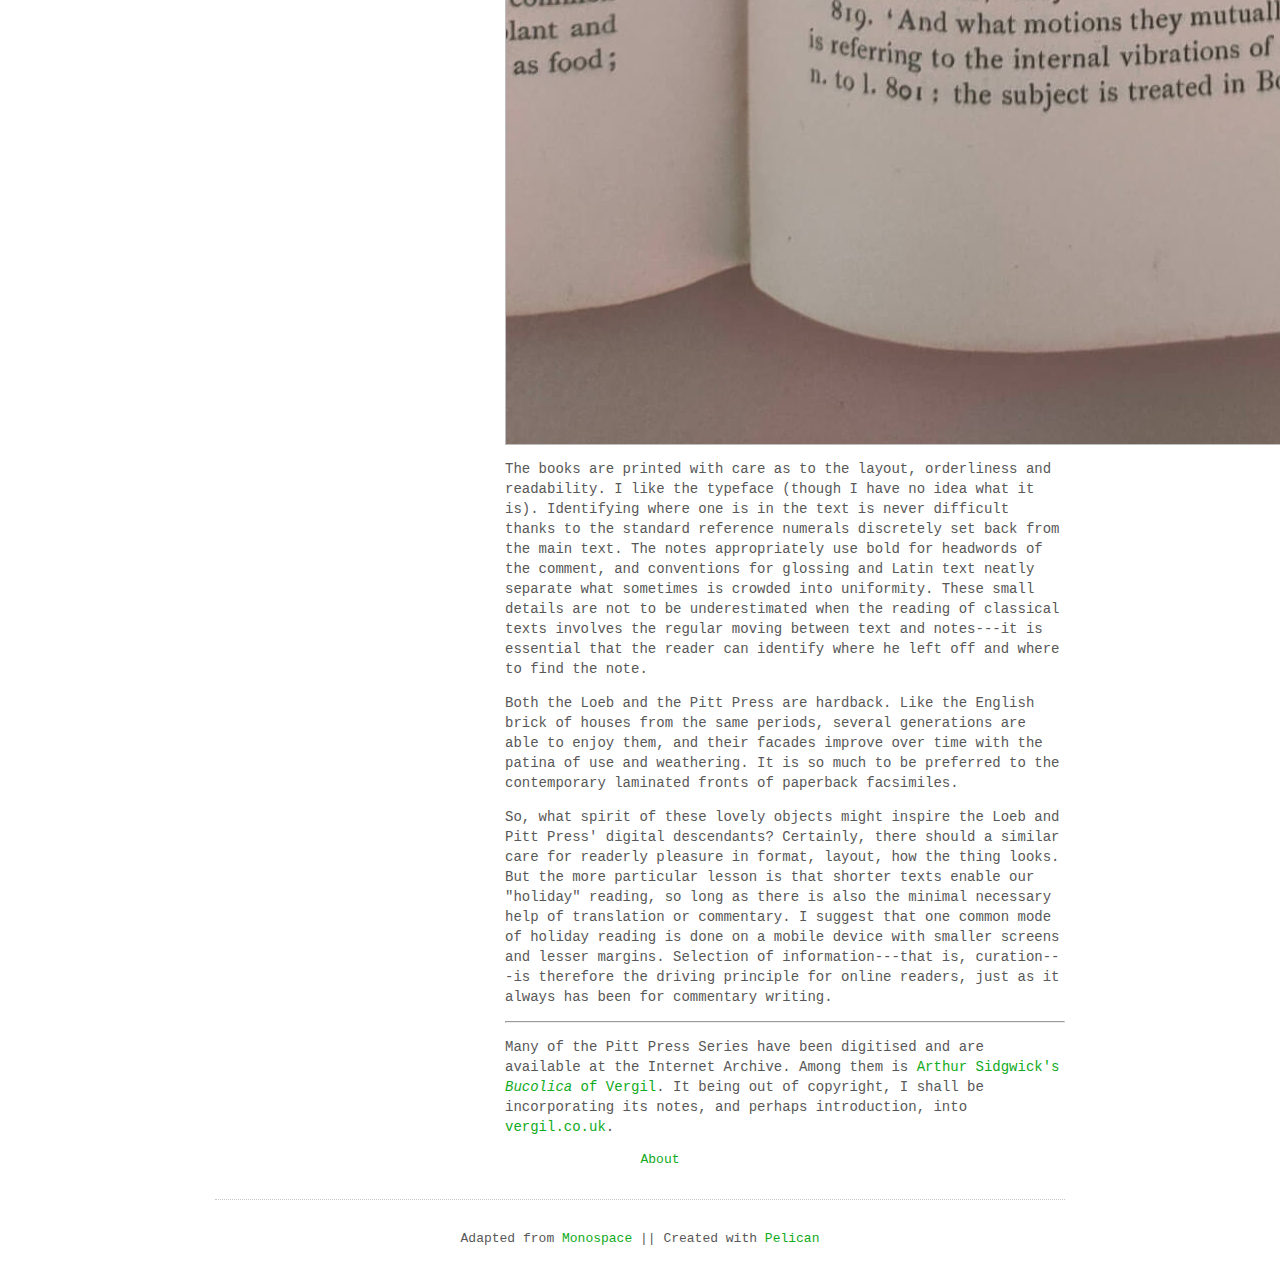
<file: drafts/classical-editions-for-easy-reading.html>
<!DOCTYPE html>
<html lang="en">
<head>
        <title>Jack Noutch : Classical editions for easy reading</title>
        <meta charset="utf-8" />
        <link rel="stylesheet" href="../theme/css/main.css" type="text/css" />
        <link href="../" type="application/atom+xml" rel="alternate" title="Jack Noutch ATOM Feed" />

        <!--[if IE]>
                <script src="http://html5shiv.googlecode.com/svn/trunk/html5.js"></script><![endif]-->

        <!--[if lte IE 7]>
                <link rel="stylesheet" type="text/css" media="all" href="../css/ie.css"/>
                <script src="../js/IE8.js" type="text/javascript"></script><![endif]-->

        <!--[if lt IE 7]>
                <link rel="stylesheet" type="text/css" media="all" href="../css/ie6.css"/><![endif]-->

</head>

<body>
	<div id="wrap" style="width:850px">
	    <div id="container" style="width:560px">


            <div class="entry">
        
<header>
<h1><a href=".." id="site-title">  </a>         <a href="../drafts/classical-editions-for-easy-reading.html" id="page-title">Classical editions for easy reading</a></h1>
<time datetime="2024-06-28T13:00:00+01:00">Fri 28 June 2024</time></header>
<article>
    <p>Previously I wrote about the tendency for online texts to lack the readerly pleasure of many classical editions.</p>
<p>The Loeb library has long been a favourite among classicists. The bright red and green tomes look well on the shelf. They fit in the hand and in the pocket. Their double pages, pairing original Greek or Latin with a facing translation, enable the reader to do without the usual paraphenalia of lexicon, grammar, commentary.</p>
<p>The Loeb makes "holiday" reading possible, not just on the beach, but away from the desk and for reading larger quantities than detailed study usually permits.</p>
<p>Between the late 19th and mid 20th century, there were a range of texts for school and undergraduate students which reduced the size of a reading volume still further. Cambridge's <a href="https://www.publishinghistory.com/pitt-press-series-cambridge.html">Pitt Press Series</a> published book sections of wider classical works (such as Dodds' 1923 Book I of Lucretius' <em>DRN</em>) or shorter texts (such as Summers' 1968 <em>Cataline</em> by Sallust) resulting in volumes of little more than 150 pages, encompassing introduction, text, and commentary endnotes. The result was a hardback similar in profile to a Loeb (they measure 6¾ inches by 4⅝) but much thinner.</p>
<p><img alt="A few of my small readers and commentaries in hardback on the shelf." src="../drafts/images/2024-06-08_loeb_pitt_press_readers/readers_on_shelf.jpg"></p>
<p>I have found myself making a collection of these Pitt Press volumes, since I find them the most enjoyable means of reading a classical text. Brevity is their strength. It enhances portability. But readability is maintained not with a facing translation but by endnotes focussed on comprehension. Moreover, choosing a book of the Aeneid, and not the whole work, as with the Loeb, is a much less fancible objective for my reading in a week, or a day.</p>
<p><img alt="A page from the endnotes of a Pitt Press Series volume." src="../drafts/images/2024-06-08_loeb_pitt_press_readers/pitt_press_notes.jpg"></p>
<p>The books are printed with care as to the layout, orderliness and readability. I like the typeface (though I have no idea what it is). Identifying where one is in the text is never difficult thanks to the standard reference numerals discretely set back from the main text. The notes appropriately use bold for headwords of the comment, and conventions for glossing and Latin text neatly separate what sometimes is crowded into uniformity. These small details are not to be underestimated when the reading of classical texts involves the regular moving between text and notes---it is essential that the reader can identify where he left off and where to find the note.</p>
<p>Both the Loeb and the Pitt Press are hardback. Like the English brick of houses from the same periods, several generations are able to enjoy them, and their facades improve over time with the patina of use and weathering. It is so much to be preferred to the contemporary laminated fronts of paperback facsimiles.</p>
<p>So, what spirit of these lovely objects might inspire the Loeb and Pitt Press' digital descendants? Certainly, there should a similar care for readerly pleasure in format, layout, how the thing looks. But the more particular lesson is that shorter texts enable our "holiday" reading, so long as there is also the minimal necessary help of translation or commentary. I suggest that one common mode of holiday reading is done on a mobile device with smaller screens and lesser margins. Selection of information---that is, curation---is therefore the driving principle for online readers, just as it always has been for commentary writing.</p>
<hr>
<p>Many of the Pitt Press Series have been digitised and are available at the Internet Archive. Among them is <a href="https://archive.org/details/bucolicapittpres0000unse/">Arthur Sidgwick's <em>Bucolica</em> of Vergil</a>. It being out of copyright, I shall be incorporating its notes, and perhaps introduction, into <a href="https://www.vergil.co.uk">vergil.co.uk</a>.</p>
</article>
            </div>
        </div>


        <div id="sidebar">
            <h1><a href=".. " title="title">Jack Noutch</a></h1>
            <span class="description">A personal blog </span>
            <!-- <span class="feed"><a href="">RSS</a> | <a href="">Atom</a></span> -->
        </div>

        <div id="footer">
            <nav>
                <ul>
                    <li><a href="../pages/about.html">About</a></li>
                </ul>
            </nav>

            <div id="credits">
                <span>Adapted from <a href="http://wordpress.org/themes/monospace">Monospace</a> || Created with <a href="">Pelican</a></span>
            </div>
                
        </div>


    </div>

</body>
</html>
</file>
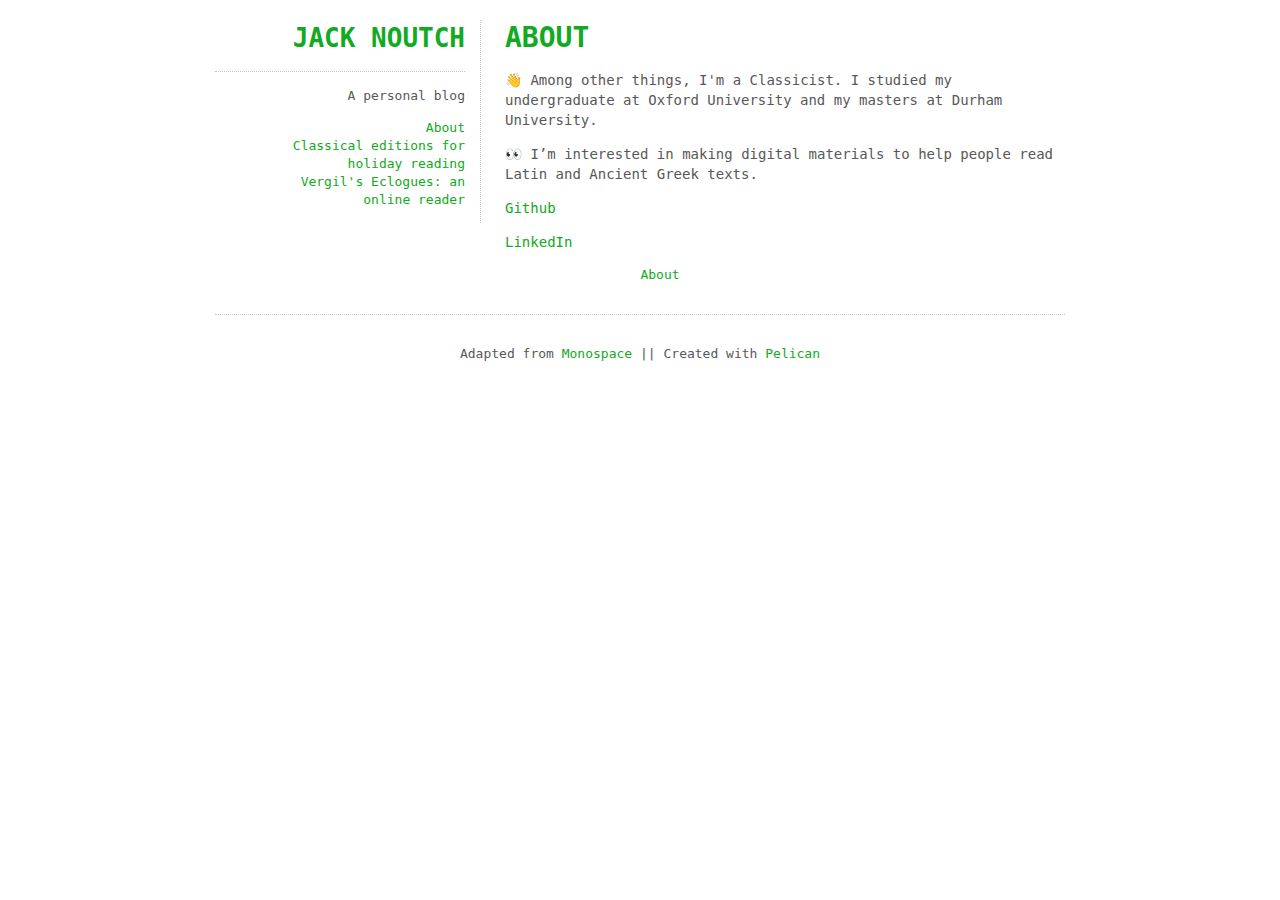
<file: pages/about.html>
<!DOCTYPE html>
<html lang="en">
<head>
        <title>About</title>
        <meta charset="utf-8" />
        <link rel="stylesheet" href="../theme/css/main.css" type="text/css" />
        <link href="../" type="application/atom+xml" rel="alternate" title="Jack Noutch ATOM Feed" />

        <!--[if IE]>
                <script src="http://html5shiv.googlecode.com/svn/trunk/html5.js"></script><![endif]-->

        <!--[if lte IE 7]>
                <link rel="stylesheet" type="text/css" media="all" href="../css/ie.css"/>
                <script src="../js/IE8.js" type="text/javascript"></script><![endif]-->

        <!--[if lt IE 7]>
                <link rel="stylesheet" type="text/css" media="all" href="../css/ie6.css"/><![endif]-->

</head>

<body>
	<div id="wrap" style="width:850px">
	    <div id="container" style="width:560px">


            <div class="entry">
        
<header>
<h1><a href=".." id="site-title"> </a>         <a href="../pages/about.html" id="page-title">About</a></h1>
</header>
<article>    
    <p>👋 Among other things, I'm a Classicist. I studied my undergraduate at Oxford University and my masters at Durham University.</p>
<p>👀 I’m interested in making digital materials to help people read Latin and Ancient Greek texts.</p>
<p><a href="https://github.com/jacknoutch">Github</a></p>
<p><a href="https://www.linkedin.com/in/jacknoutch">LinkedIn</a></p>
</article>
            </div>
        </div>


        <div id="sidebar">
            <h1><a href=".. " title="title">Jack Noutch</a></h1>
            <span class="description">A personal blog </span>
            <!-- <span class="feed"><a href="">RSS</a> | <a href="">Atom</a></span> -->
            <ul>
                <li><a href="../pages/about.html">About</a></li>
                <li><a href="../classical-editions-for-holiday-reading.html">Classical editions for holiday reading</a></li>
                <li><a href="../vergils-eclogues-an-online-reader.html">Vergil's Eclogues: an online reader</a></li>
            </ul>
        </div>

        <div id="footer">
            <nav>
                <ul>
                    <li><a href="../pages/about.html">About</a></li>
                </ul>
            </nav>

            <div id="credits">
                <span>Adapted from <a href="http://wordpress.org/themes/monospace">Monospace</a> || Created with <a href="">Pelican</a></span>
            </div>
                
        </div>


    </div>

</body>
</html>
</file>
<file: theme/css/main.css>
/**
 * Theme Name: Monospace
 * Theme URI: http://vinicius.soylocoporti.org.br/monospace-wordpress-theme
 * Description: A clean, extra-light, easy, objective, image free and 80 columns monospaced content theme. Made for code, manuals and e-mail publishing. Good for programming blogs, planets and posting by mail.
 * Author: Vinicius Massuchetto
 * Author URI: http://vinicius.soylocoporti.org.br
 * Version: 1.91
 * Tags: white, blue, two-columns, fixed-width, threaded-comments, translation-ready
 * License: GNU General Public License v2.0
 * License URI: http://www.gnu.org/licenses/gpl-2.0.html
 */

@import url("pygment.css");

body { margin:0px; padding:20px 0px; text-align:center; font-family:Monospace; color:#585858; }
a, a:visited { text-decoration:none; color:rgb(17, 170, 34); }
a:hover { color:#FFF; background-color:#5353CB }
h1, h2, h3, h4, h5, h6, h7 { margin:0px; text-transform:uppercase; }
h4, h5, h6 { font-size:14px; }
h1 { padding:0px 0px 15px; margin:0px 0px 15px 0px; }
blockquote { font-style:italic; background:#EAEAEA; margin:20px; padding:5px 10px; }
blockquote cite { display:block; padding:10px 20px 0 0; text-align:right; }
input, textarea { padding:5px; border:1px solid #8A8A8A; background:#EAEAEA; }
input:hover, textarea:hover, blockquote:hover { background:#E5E5E5; }

#wrap { margin:0px auto; text-align:left; font-size: 13px; line-height: 1.4; }
#container { float:right; }
#sidebar { overflow:hidden; clear:left; text-align:right; width:250px; height:auto; padding:0px 15px 0px 0px; border-right:1px dotted #C8C8C8; }
#sidebar li { list-style-type:none; }
#sidebar > li { margin:20px 0px; }
#sidebar h1 { border-bottom:1px dotted #C8C8C8; }
#sidebar .description { display:block; width:100%; height:auto; margin:0px 0px 10px 0px; }

ul.sub-menu, ul.children { margin:0px 10px 0px 0px; }

.post { margin:0px 0px 30px 0px; padding:0px 0px 30px 0px; border-bottom:1px dotted #C8C8C8; }
.post-edit-link { clear:both; }
.meta { margin:10px; padding:15px; background:#EAEAEA; clear:both; }
.meta span { display:block; clear:left; }
.thumbnail { margin:0px; padding:0px; }
.thumbnail img { float:right; }

.entry { font-size: 14px; line-height: 20px; }
.entry h2, h3, h4, h5 { margin:30px 0px 10px 0px; }
.entry img { display:block; border:1px solid #BDBDBD !important; }
.entry img.wp-smiley { border:0px !important; }
.entry a img:hover { background-color:transparent; border:1px solid #E5E5E5 !important; }
.entry .aligncenter, div.aligncenter {	margin:10px auto; }
.entry .alignleft { float: left; margin:10px 15px 10px 0px; }
.entry .alignright { float: right; margin:10px 0px 10px 15px; }
.entry .alignnone { margin:10px 0px; }
.entry .gallery, .wp-caption { text-align:center; background:#EAEAEA; margin:10px; padding:10px; border:0px; max-width:520px; height:auto; }
.entry .wp-caption img { border:0 none; margin:0px auto; padding:0; max-width:500px; height:auto; }
.entry .gallery:hover, .wp-caption:hover { background:#E5E5E5; }
.entry .gallery-caption, .wp-caption-text { background:transparent; }
.entry .wp-caption p.wp-caption-text { font-size:11px; line-height:17px; margin:5px 50px 0px; }
.entry .gallery-icon { width:100%; height:auto; }
.entry .gallery-icon img { margin:0px auto; }
.entry .gallery-caption { margin:5px 10px 0px 0px; padding:0px; }
.entry p.attachment img { margin:0px auto; }
.entry pre {line-height: 2em;}
.sticky { border-bottom:3px dotted #C8C8C8; }


.wp_syntax { padding:5px 0px; }
.wp_syntax pre { line-height:1.3; }
.wp_syntax pre.php { line-height:1; }

.widget_recent_entries ul li,
.widget_recent_comments ul li,
.widget_rss ul li { margin:10px 0px; padding:10px 0px; border-top:1px dotted #C8C8C8; }

.related { margin:20px 0px 0px 0px; }
.nav { margin:30px 0px; text-align:center; }

#comments { border-top:1px dotted #C8C8C8; margin:30px 0px 0px 0px; padding:30px 0px 0px 0px; }
.commentlist li { list-style-type:none; padding:10px; margin:20px 0px 0px 0px; }
.commentlist li.even { background:#EAEAEA; }
.commentlist li.odd { background:#D6D6D6; }
.comment-author img { float:left; margin:0px 10px 10px 0px; }
ul.commentlist ul.children { padding-left:10px; }
ul.commentlist ul.children li { list-style-type:none; border:1px solid #AAA }
.form-section { margin:10px 0px; text-align:right; }
.form-section div { display:inline; }
.bypostauthor { border:3px dotted #C8C8C8; }
.form-allowed-tags { display:none; }

#respond { margin:30px 0px 0px 0px; background:#FFF; border:1px solid #9A9A9A; margin:30px 0 0; padding:20px; }
#commentform p { text-align:right; }
#commentform input { width:50%; height:auto; margin:0px 0px 0px 10px; }
#commentform .required { font-weight:bold; }
#commentform textarea { width:95%; height:auto; margin:10px 0px 0px 0px; }
#commentform .comment-form-comment { margin-bottom:5px; text-align:right; }
#commentform .form-allowed-tags { color:#8A8A8A; margin-top:0px; font-size:10px; }

input#submit { font-weight:bold; }
input#s { width:70%; height:auto; margin:5px 0px; }

#footer { text-align:center; clear:both; }
#footer div { margin:30px 0px 0px 0px; padding:30px 0px 0px 0px; border-top:1px dotted #C8C8C8; }
#footer li { list-style-type:none; }
#footer .widget_tag_cloud h2 { display:none; }

/* LWM EDITS */
#page-title{
    position : relative;
    top : 8px;
}
</file>
